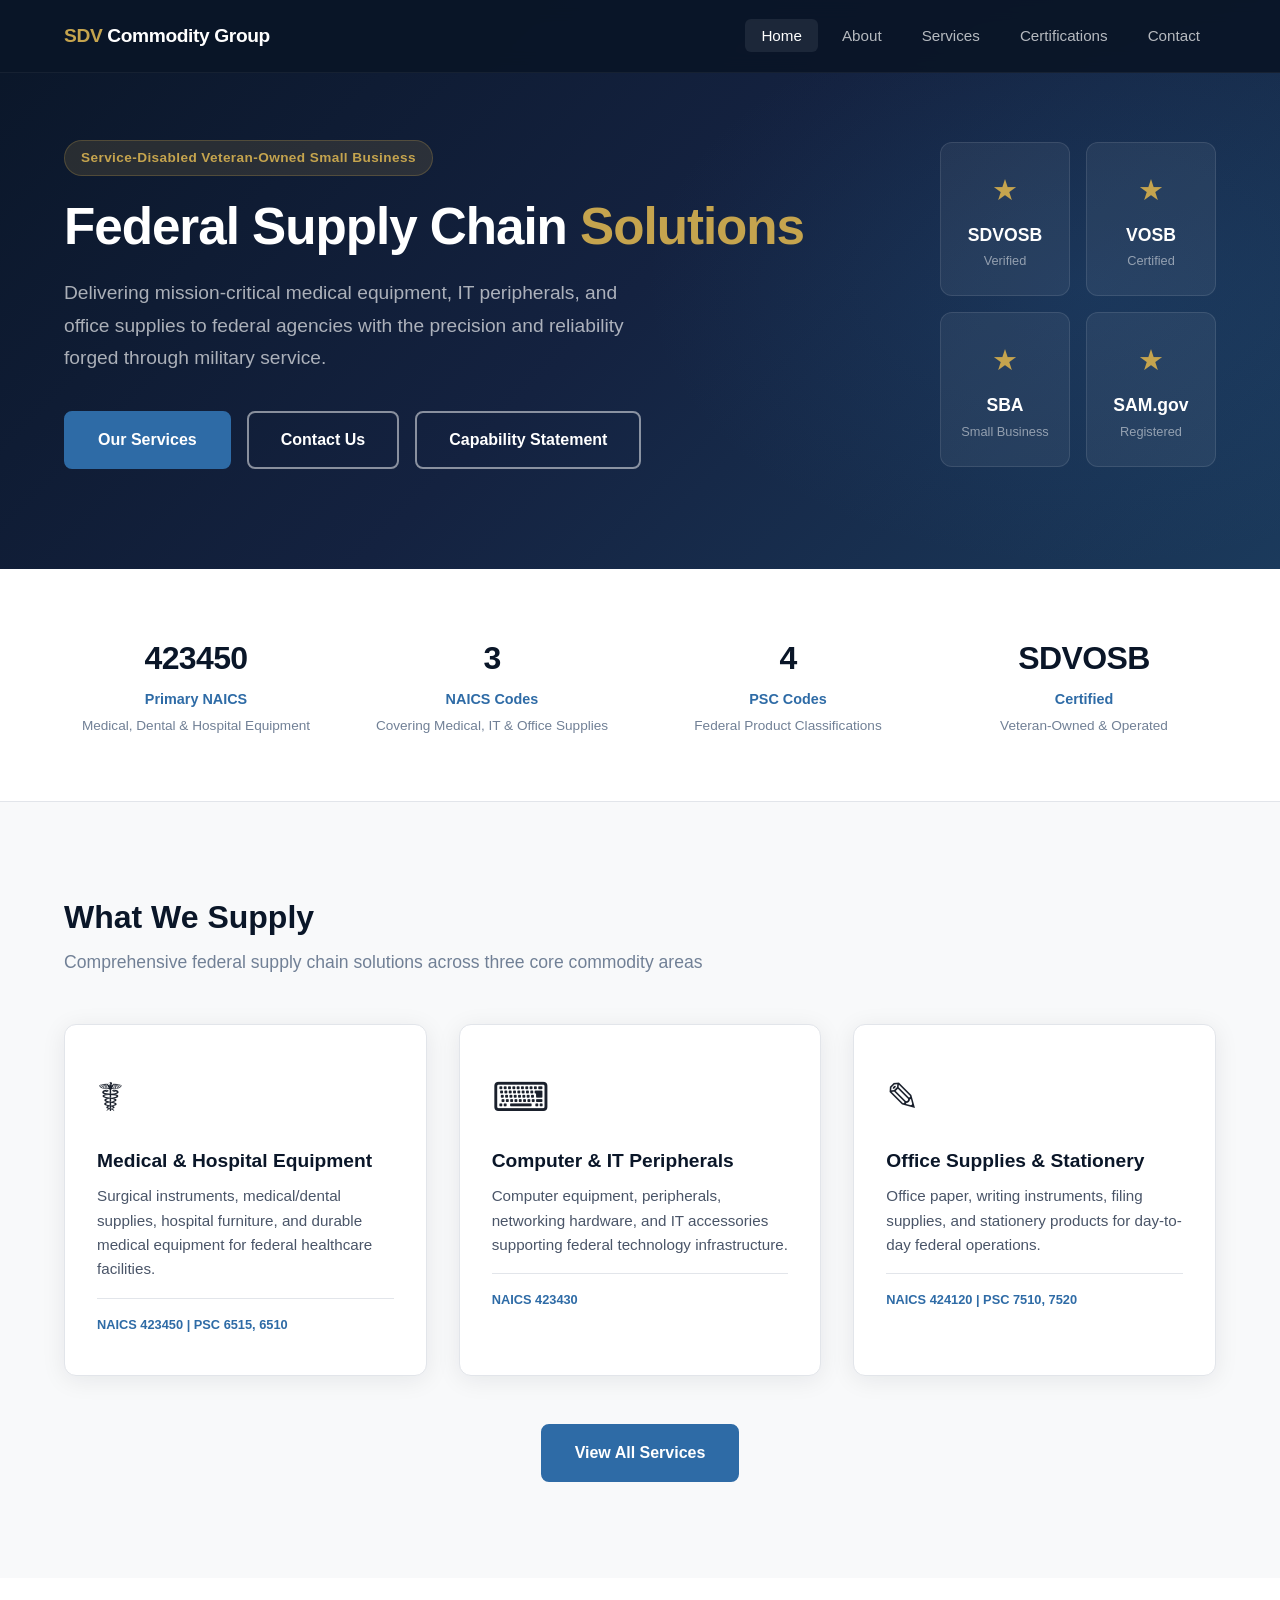
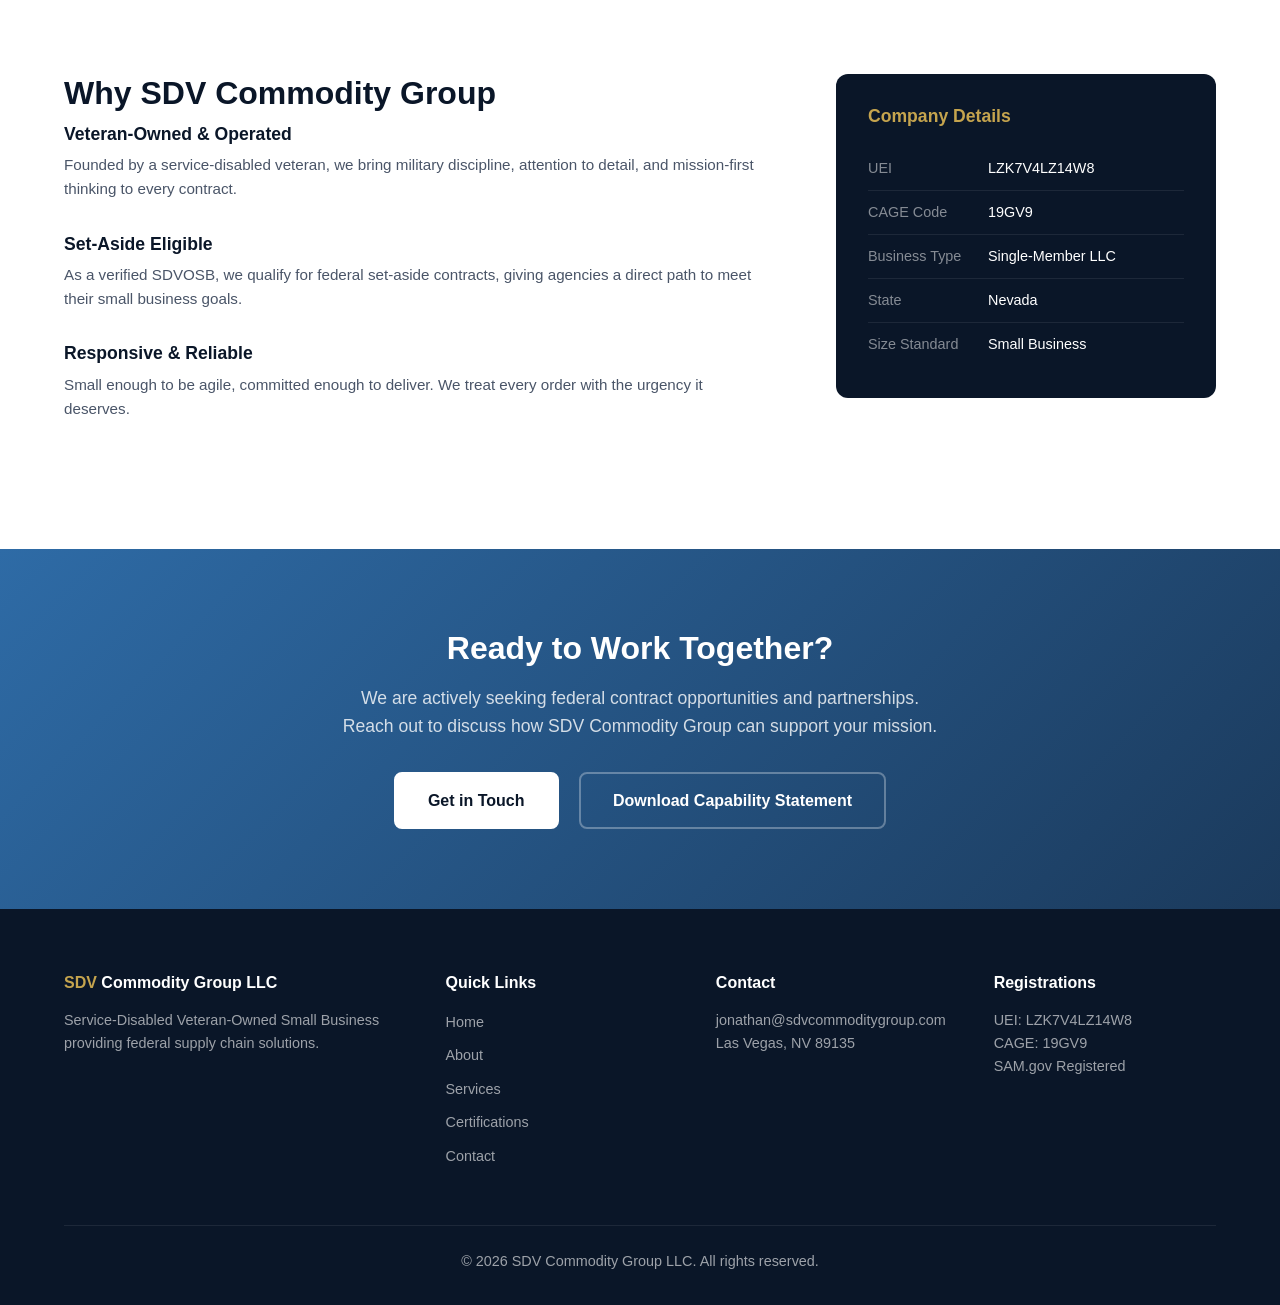
<file: index.html>
<!DOCTYPE html>
<html lang="en">
<head>
  <meta charset="UTF-8">
  <meta name="viewport" content="width=device-width, initial-scale=1.0">
  <meta name="description" content="SDV Commodity Group LLC - Service-Disabled Veteran-Owned Small Business (SDVOSB) specializing in federal supply chain solutions: medical equipment, IT peripherals, and office supplies. UEI: LZK7V4LZ14W8 | CAGE: 19GV9">
  <meta name="keywords" content="SDVOSB, veteran owned small business, federal supply chain, medical equipment supplier, IT peripherals, office supplies, government contractor, SAM registered, Las Vegas NV">
  <title>SDV Commodity Group LLC | SDVOSB Federal Supply Chain Solutions</title>

  <!-- Canonical -->
  <link rel="canonical" href="https://sdvcommoditygroup.com/">

  <!-- Favicon -->
  <link rel="icon" type="image/svg+xml" href="/favicon.svg">
  <link rel="icon" type="image/x-icon" href="/favicon.ico">
  <link rel="apple-touch-icon" sizes="180x180" href="/apple-touch-icon.png">
  <link rel="manifest" href="/site.webmanifest">
  <meta name="theme-color" content="#0A1628">

  <!-- Google Search Console -->
  <meta name="google-site-verification" content="ss16wIvwf_2jpyOoL9tW4XNPZLj8d7UGFwPBB4EJpWY" />

  <!-- Google Analytics (GA4) -->
  <script async src="https://www.googletagmanager.com/gtag/js?id=G-BSGZ7960X8"></script>
  <script>
    window.dataLayer = window.dataLayer || [];
    function gtag(){dataLayer.push(arguments);}
    gtag('js', new Date());
    gtag('config', 'G-BSGZ7960X8');
  </script>

  <!-- Open Graph -->
  <meta property="og:title" content="SDV Commodity Group LLC | SDVOSB Federal Supply Chain Solutions">
  <meta property="og:description" content="Service-Disabled Veteran-Owned Small Business delivering medical equipment, IT peripherals, and office supplies to federal agencies.">
  <meta property="og:url" content="https://sdvcommoditygroup.com/">
  <meta property="og:type" content="website">
  <meta property="og:site_name" content="SDV Commodity Group LLC">
  <meta property="og:locale" content="en_US">
  <meta property="og:image" content="https://sdvcommoditygroup.com/og-image.png">
  <meta property="og:image:width" content="1200">
  <meta property="og:image:height" content="630">
  <meta property="og:image:alt" content="SDV Commodity Group LLC - Federal Supply Chain Solutions - SDVOSB Verified">

  <!-- Twitter -->
  <meta name="twitter:card" content="summary_large_image">
  <meta name="twitter:title" content="SDV Commodity Group LLC | SDVOSB Federal Supply Chain Solutions">
  <meta name="twitter:description" content="Service-Disabled Veteran-Owned Small Business delivering medical equipment, IT peripherals, and office supplies to federal agencies.">
  <meta name="twitter:image" content="https://sdvcommoditygroup.com/og-image.png">

  <!-- Structured Data -->
  <script type="application/ld+json">
  {
    "@context": "https://schema.org",
    "@type": "Organization",
    "name": "SDV Commodity Group LLC",
    "legalName": "SDV Commodity Group LLC",
    "url": "https://sdvcommoditygroup.com",
    "description": "Service-Disabled Veteran-Owned Small Business providing federal supply chain solutions including medical equipment, IT peripherals, and office supplies.",
    "foundingDate": "2025-12",
    "address": {
      "@type": "PostalAddress",
      "addressLocality": "Las Vegas",
      "addressRegion": "NV",
      "postalCode": "89135",
      "addressCountry": "US"
    },
    "email": "jonathan@sdvcommoditygroup.com",
    "sameAs": [],
    "contactPoint": {
      "@type": "ContactPoint",
      "email": "jonathan@sdvcommoditygroup.com",
      "contactType": "sales",
      "availableLanguage": "English"
    },
    "knowsAbout": [
      "Federal Supply Chain Management",
      "Medical Equipment Distribution",
      "IT Peripherals",
      "Office Supplies",
      "Government Contracting"
    ],
    "areaServed": {
      "@type": "Country",
      "name": "United States"
    }
  }
  </script>

  <link rel="stylesheet" href="style.css">
</head>
<body>
  <a href="#main" class="skip-link">Skip to main content</a>
  <!-- Navigation -->
  <nav class="nav" id="nav" aria-label="Main navigation">
    <div class="nav-container">
      <a href="index.html" class="nav-logo">
        <span class="logo-sdv">SDV</span> Commodity Group
      </a>
      <button class="nav-toggle" id="navToggle" aria-label="Toggle menu">
        <span></span><span></span><span></span>
      </button>
      <ul class="nav-links" id="navLinks">
        <li><a href="index.html" class="active">Home</a></li>
        <li><a href="pages/about.html">About</a></li>
        <li><a href="pages/services.html">Services</a></li>
        <li><a href="pages/certifications.html">Certifications</a></li>
        <li><a href="pages/contact.html">Contact</a></li>
      </ul>
    </div>
  </nav>

  <!-- Hero Section -->
  <main id="main">
  <section class="hero">
    <div class="hero-content">
      <div class="hero-text">
        <div class="hero-badge">Service-Disabled Veteran-Owned Small Business</div>
        <h1>Federal Supply Chain <span class="text-accent">Solutions</span></h1>
        <p class="hero-subtitle">Delivering mission-critical medical equipment, IT peripherals, and office supplies to federal agencies with the precision and reliability forged through military service.</p>
        <div class="hero-cta">
          <a href="pages/services.html" class="btn btn-primary">Our Services</a>
          <a href="pages/contact.html" class="btn btn-outline">Contact Us</a>
          <a href="/SDV_Capability_Statement_2026.pdf" class="btn btn-outline" download>Capability Statement</a>
        </div>
      </div>
      <div class="hero-badges">
        <div class="cert-badge">
          <div class="cert-icon">&#9733;</div>
          <div class="cert-label">SDVOSB</div>
          <div class="cert-sub">Verified</div>
        </div>
        <div class="cert-badge">
          <div class="cert-icon">&#9733;</div>
          <div class="cert-label">VOSB</div>
          <div class="cert-sub">Certified</div>
        </div>
        <div class="cert-badge">
          <div class="cert-icon">&#9733;</div>
          <div class="cert-label">SBA</div>
          <div class="cert-sub">Small Business</div>
        </div>
        <div class="cert-badge">
          <div class="cert-icon">&#9733;</div>
          <div class="cert-label">SAM.gov</div>
          <div class="cert-sub">Registered</div>
        </div>
      </div>
    </div>
  </section>

  <!-- Key Stats -->
  <section class="stats">
    <div class="container">
      <div class="stats-grid">
        <div class="stat-item">
          <div class="stat-number">423450</div>
          <div class="stat-label">Primary NAICS</div>
          <div class="stat-desc">Medical, Dental & Hospital Equipment</div>
        </div>
        <div class="stat-item">
          <div class="stat-number">3</div>
          <div class="stat-label">NAICS Codes</div>
          <div class="stat-desc">Covering Medical, IT & Office Supplies</div>
        </div>
        <div class="stat-item">
          <div class="stat-number">4</div>
          <div class="stat-label">PSC Codes</div>
          <div class="stat-desc">Federal Product Classifications</div>
        </div>
        <div class="stat-item">
          <div class="stat-number">SDVOSB</div>
          <div class="stat-label">Certified</div>
          <div class="stat-desc">Veteran-Owned & Operated</div>
        </div>
      </div>
    </div>
  </section>

  <!-- Services Preview -->
  <section class="services-preview">
    <div class="container">
      <h2 class="section-title">What We Supply</h2>
      <p class="section-subtitle">Comprehensive federal supply chain solutions across three core commodity areas</p>
      <div class="services-grid">
        <div class="service-card">
          <div class="service-icon">&#9764;</div>
          <h3>Medical & Hospital Equipment</h3>
          <p>Surgical instruments, medical/dental supplies, hospital furniture, and durable medical equipment for federal healthcare facilities.</p>
          <div class="service-codes">NAICS 423450 | PSC 6515, 6510</div>
        </div>
        <div class="service-card">
          <div class="service-icon">&#9000;</div>
          <h3>Computer & IT Peripherals</h3>
          <p>Computer equipment, peripherals, networking hardware, and IT accessories supporting federal technology infrastructure.</p>
          <div class="service-codes">NAICS 423430</div>
        </div>
        <div class="service-card">
          <div class="service-icon">&#9998;</div>
          <h3>Office Supplies & Stationery</h3>
          <p>Office paper, writing instruments, filing supplies, and stationery products for day-to-day federal operations.</p>
          <div class="service-codes">NAICS 424120 | PSC 7510, 7520</div>
        </div>
      </div>
      <div class="services-cta">
        <a href="pages/services.html" class="btn btn-primary">View All Services</a>
      </div>
    </div>
  </section>

  <!-- Why SDV -->
  <section class="why-sdv">
    <div class="container">
      <div class="why-grid">
        <div class="why-content">
          <h2 class="section-title">Why SDV Commodity Group</h2>
          <div class="why-item">
            <h4>Veteran-Owned & Operated</h4>
            <p>Founded by a service-disabled veteran, we bring military discipline, attention to detail, and mission-first thinking to every contract.</p>
          </div>
          <div class="why-item">
            <h4>Set-Aside Eligible</h4>
            <p>As a verified SDVOSB, we qualify for federal set-aside contracts, giving agencies a direct path to meet their small business goals.</p>
          </div>
          <div class="why-item">
            <h4>Responsive & Reliable</h4>
            <p>Small enough to be agile, committed enough to deliver. We treat every order with the urgency it deserves.</p>
          </div>
        </div>
        <div class="why-info">
          <div class="info-card">
            <h4>Company Details</h4>
            <table class="info-table">
              <tr><td>UEI</td><td>LZK7V4LZ14W8</td></tr>
              <tr><td>CAGE Code</td><td>19GV9</td></tr>
              <tr><td>Business Type</td><td>Single-Member LLC</td></tr>
              <tr><td>State</td><td>Nevada</td></tr>
              <tr><td>Size Standard</td><td>Small Business</td></tr>
            </table>
          </div>
        </div>
      </div>
    </div>
  </section>

  <!-- CTA Section -->
  <section class="cta-section">
    <div class="container">
      <h2>Ready to Work Together?</h2>
      <p>We are actively seeking federal contract opportunities and partnerships. Reach out to discuss how SDV Commodity Group can support your mission.</p>
      <a href="pages/contact.html" class="btn btn-white">Get in Touch</a>
      <a href="/SDV_Capability_Statement_2026.pdf" class="btn btn-outline" style="border-color: rgba(255,255,255,0.3); color: #fff; margin-left: 16px;" download>Download Capability Statement</a>
    </div>
  </section>

  </main>
  <!-- Footer -->
  <footer class="footer">
    <div class="container">
      <div class="footer-grid">
        <div class="footer-col">
          <h4><span class="logo-sdv">SDV</span> Commodity Group LLC</h4>
          <p>Service-Disabled Veteran-Owned Small Business providing federal supply chain solutions.</p>
        </div>
        <div class="footer-col">
          <h4>Quick Links</h4>
          <ul>
            <li><a href="index.html">Home</a></li>
            <li><a href="pages/about.html">About</a></li>
            <li><a href="pages/services.html">Services</a></li>
            <li><a href="pages/certifications.html">Certifications</a></li>
            <li><a href="pages/contact.html">Contact</a></li>
          </ul>
        </div>
        <div class="footer-col">
          <h4>Contact</h4>
          <p>jonathan@sdvcommoditygroup.com</p>
          <p>Las Vegas, NV 89135</p>
        </div>
        <div class="footer-col">
          <h4>Registrations</h4>
          <p>UEI: LZK7V4LZ14W8</p>
          <p>CAGE: 19GV9</p>
          <p>SAM.gov Registered</p>
        </div>
      </div>
      <div class="footer-bottom">
        <p>&copy; 2026 SDV Commodity Group LLC. All rights reserved.</p>
      </div>
    </div>
  </footer>

  <script src="main.js"></script>
</body>
</html>
</file>
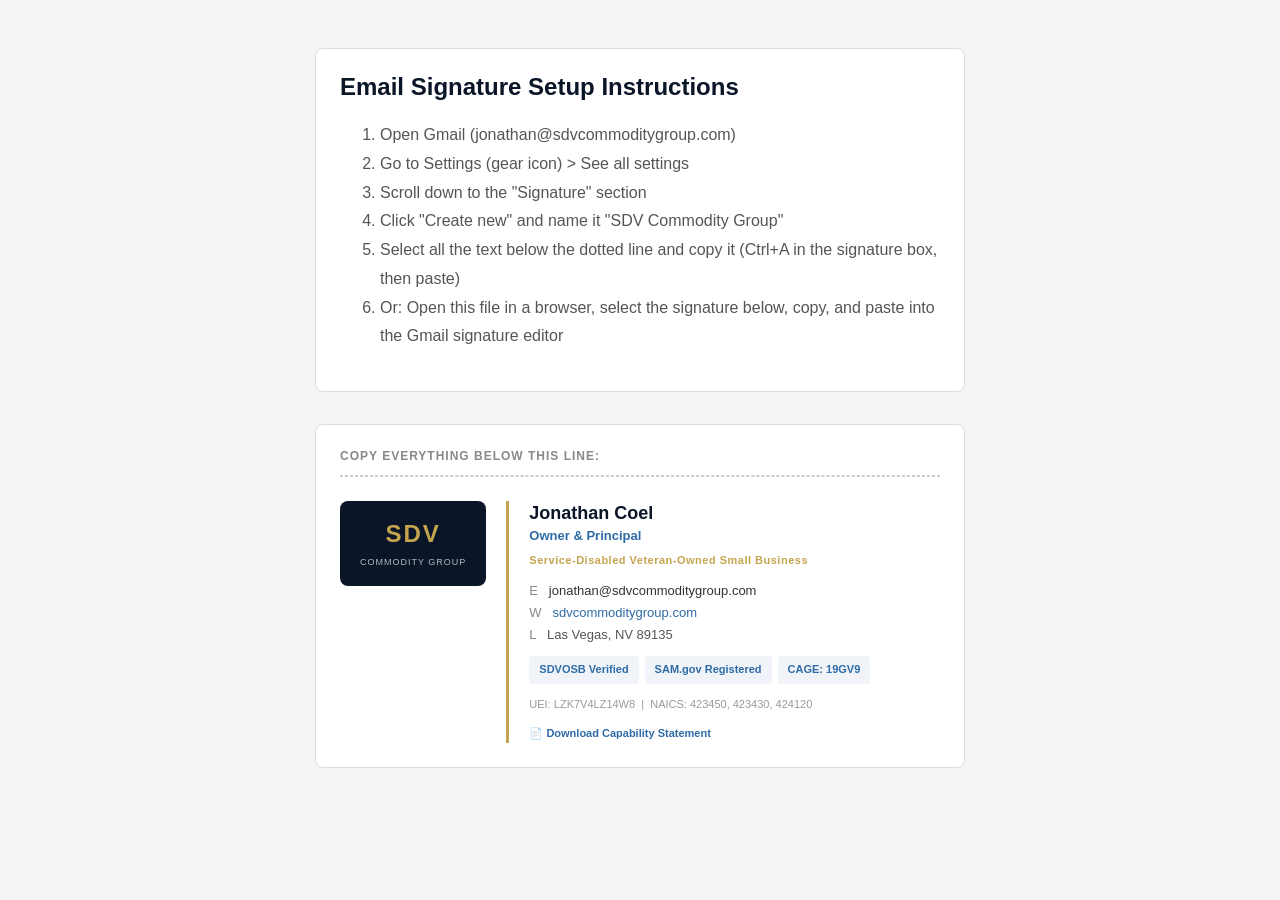
<file: email-signature.html>
<!DOCTYPE html>
<html>
<head>
  <meta charset="UTF-8">
  <title>Email Signature - Jonathan Coel</title>
  <style>
    body { font-family: Arial, sans-serif; padding: 40px; background: #f5f5f5; }
    .instructions { max-width: 600px; margin: 0 auto 32px; padding: 24px; background: #fff; border-radius: 8px; border: 1px solid #ddd; }
    .instructions h2 { margin-top: 0; color: #0A1628; }
    .instructions ol { color: #555; line-height: 1.8; }
    .signature-preview { max-width: 600px; margin: 0 auto; padding: 24px; background: #fff; border-radius: 8px; border: 1px solid #ddd; }
    .signature-preview h3 { margin-top: 0; color: #888; font-size: 12px; text-transform: uppercase; letter-spacing: 1px; }
  </style>
</head>
<body>

<div class="instructions">
  <h2>Email Signature Setup Instructions</h2>
  <ol>
    <li>Open Gmail (jonathan@sdvcommoditygroup.com)</li>
    <li>Go to Settings (gear icon) > See all settings</li>
    <li>Scroll down to the "Signature" section</li>
    <li>Click "Create new" and name it "SDV Commodity Group"</li>
    <li>Select all the text below the dotted line and copy it (Ctrl+A in the signature box, then paste)</li>
    <li>Or: Open this file in a browser, select the signature below, copy, and paste into the Gmail signature editor</li>
  </ol>
</div>

<div class="signature-preview">
  <h3>Copy everything below this line:</h3>
  <hr style="border: 1px dashed #ccc; margin-bottom: 24px;">

  <!-- === SIGNATURE START === -->
  <table cellpadding="0" cellspacing="0" border="0" style="font-family: Arial, Helvetica, sans-serif; font-size: 14px; color: #333333; line-height: 1.4;">
    <tr>
      <td style="padding-right: 20px; border-right: 3px solid #C5A44E; vertical-align: top;">
        <!-- Shield/Logo area -->
        <table cellpadding="0" cellspacing="0" border="0">
          <tr>
            <td style="background-color: #0A1628; border-radius: 8px; padding: 16px 20px; text-align: center;">
              <span style="font-size: 24px; font-weight: 800; letter-spacing: 2px;">
                <span style="color: #C5A44E;">SDV</span>
              </span>
              <br>
              <span style="color: rgba(255,255,255,0.7); font-size: 9px; letter-spacing: 1px; text-transform: uppercase;">Commodity Group</span>
            </td>
          </tr>
        </table>
      </td>
      <td style="padding-left: 20px; vertical-align: top;">
        <!-- Name and title -->
        <table cellpadding="0" cellspacing="0" border="0">
          <tr>
            <td>
              <span style="font-size: 18px; font-weight: 700; color: #0A1628;">Jonathan Coel</span>
              <br>
              <span style="font-size: 13px; color: #2E6BA6; font-weight: 600;">Owner &amp; Principal</span>
            </td>
          </tr>
          <tr>
            <td style="padding-top: 4px;">
              <span style="font-size: 11px; color: #C5A44E; font-weight: 600; letter-spacing: 0.5px;">Service-Disabled Veteran-Owned Small Business</span>
            </td>
          </tr>
          <tr>
            <td style="padding-top: 12px;">
              <table cellpadding="0" cellspacing="0" border="0" style="font-size: 13px; color: #555555;">
                <tr>
                  <td style="padding-bottom: 4px;">
                    <span style="color: #888;">E</span>&nbsp;&nbsp;
                    <a href="mailto:jonathan@sdvcommoditygroup.com" style="color: #333333; text-decoration: none;">jonathan@sdvcommoditygroup.com</a>
                  </td>
                </tr>
                <tr>
                  <td style="padding-bottom: 4px;">
                    <span style="color: #888;">W</span>&nbsp;&nbsp;
                    <a href="https://sdvcommoditygroup.com" style="color: #2E6BA6; text-decoration: none;">sdvcommoditygroup.com</a>
                  </td>
                </tr>
                <tr>
                  <td>
                    <span style="color: #888;">L</span>&nbsp;&nbsp;
                    <span>Las Vegas, NV 89135</span>
                  </td>
                </tr>
              </table>
            </td>
          </tr>
          <tr>
            <td style="padding-top: 12px;">
              <table cellpadding="0" cellspacing="0" border="0">
                <tr>
                  <td style="background-color: #f0f4f8; border-radius: 4px; padding: 6px 10px; font-size: 11px; color: #2E6BA6; font-weight: 600;">
                    SDVOSB Verified
                  </td>
                  <td style="width: 6px;"></td>
                  <td style="background-color: #f0f4f8; border-radius: 4px; padding: 6px 10px; font-size: 11px; color: #2E6BA6; font-weight: 600;">
                    SAM.gov Registered
                  </td>
                  <td style="width: 6px;"></td>
                  <td style="background-color: #f0f4f8; border-radius: 4px; padding: 6px 10px; font-size: 11px; color: #2E6BA6; font-weight: 600;">
                    CAGE: 19GV9
                  </td>
                </tr>
              </table>
            </td>
          </tr>
          <tr>
            <td style="padding-top: 10px;">
              <span style="font-size: 11px; color: #999999;">UEI: LZK7V4LZ14W8 &nbsp;|&nbsp; NAICS: 423450, 423430, 424120</span>
            </td>
          </tr>
          <tr>
            <td style="padding-top: 10px;">
              <a href="https://sdvcommoditygroup.com/SDV_Capability_Statement_2026.pdf" style="font-size: 11px; color: #2E6BA6; text-decoration: none; font-weight: 600;">&#128196; Download Capability Statement</a>
            </td>
          </tr>
        </table>
      </td>
    </tr>
  </table>
  <!-- === SIGNATURE END === -->

</div>
</body>
</html>
</file>
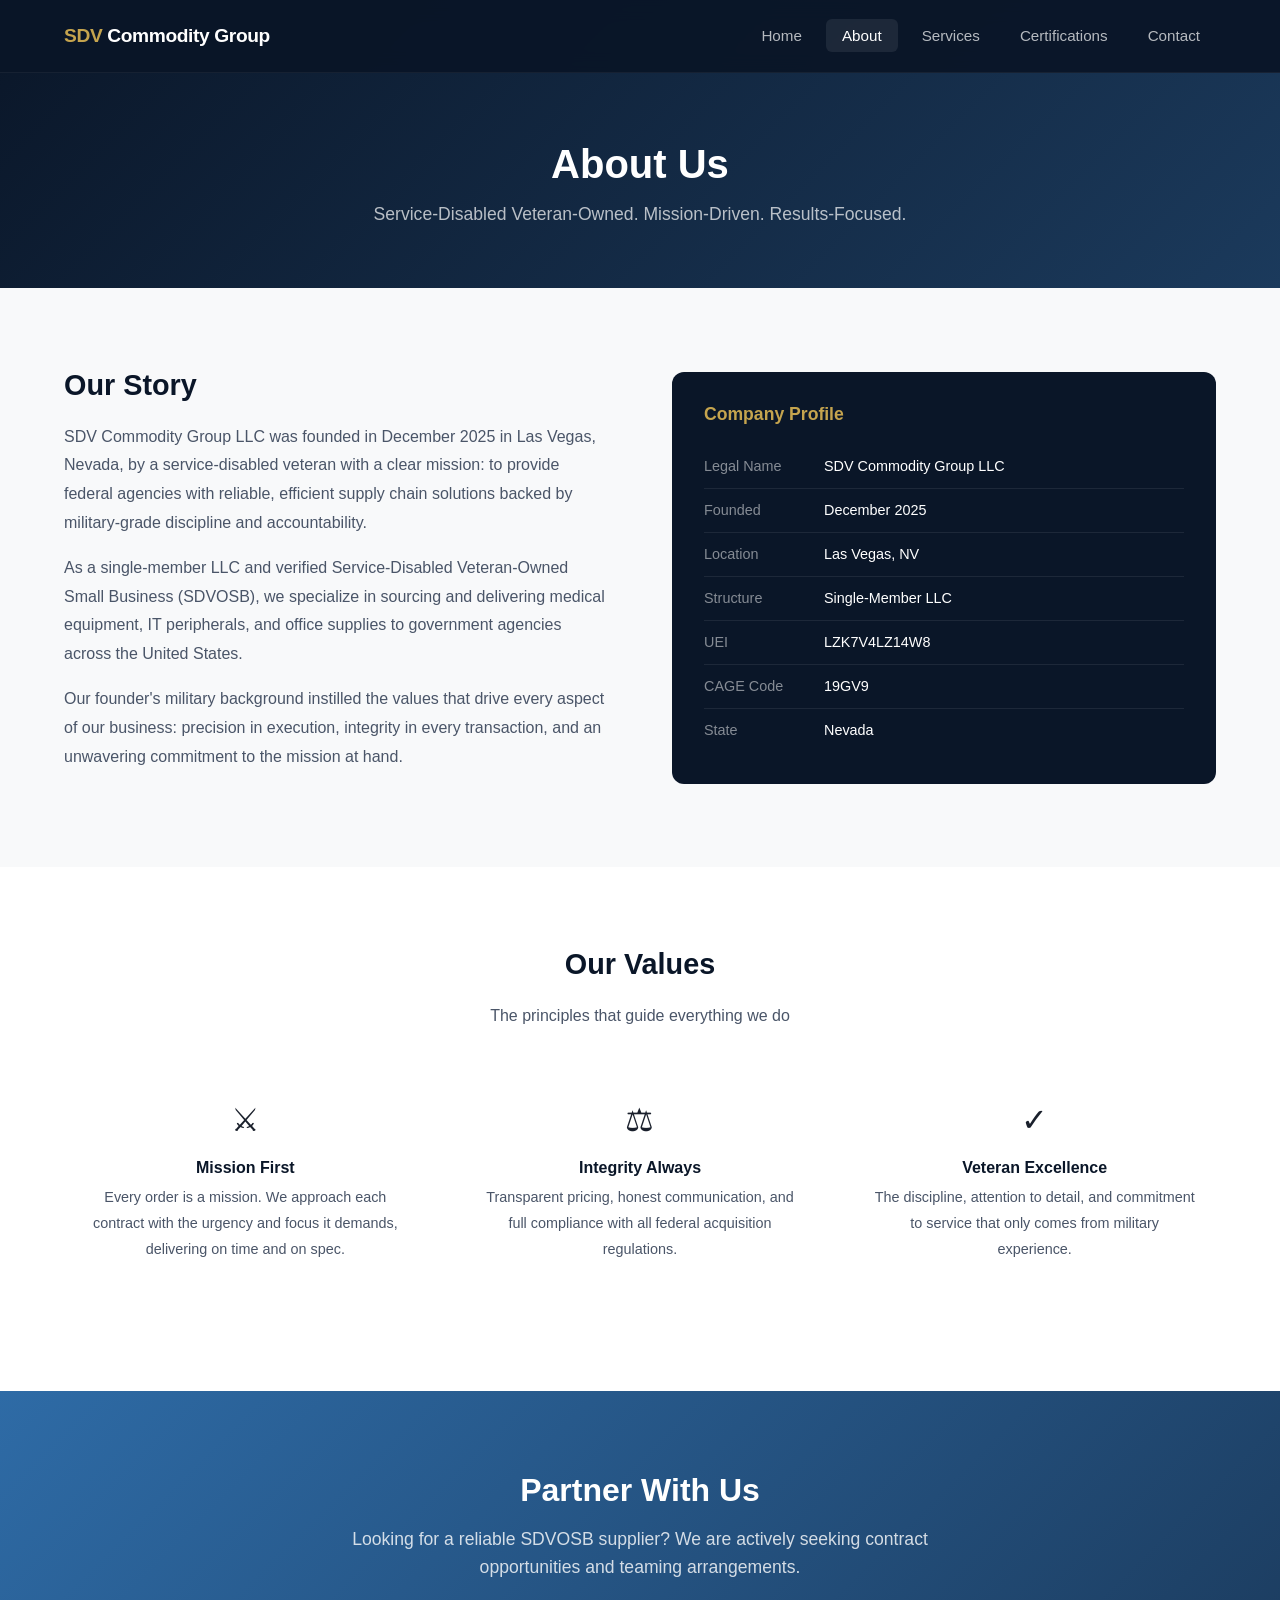
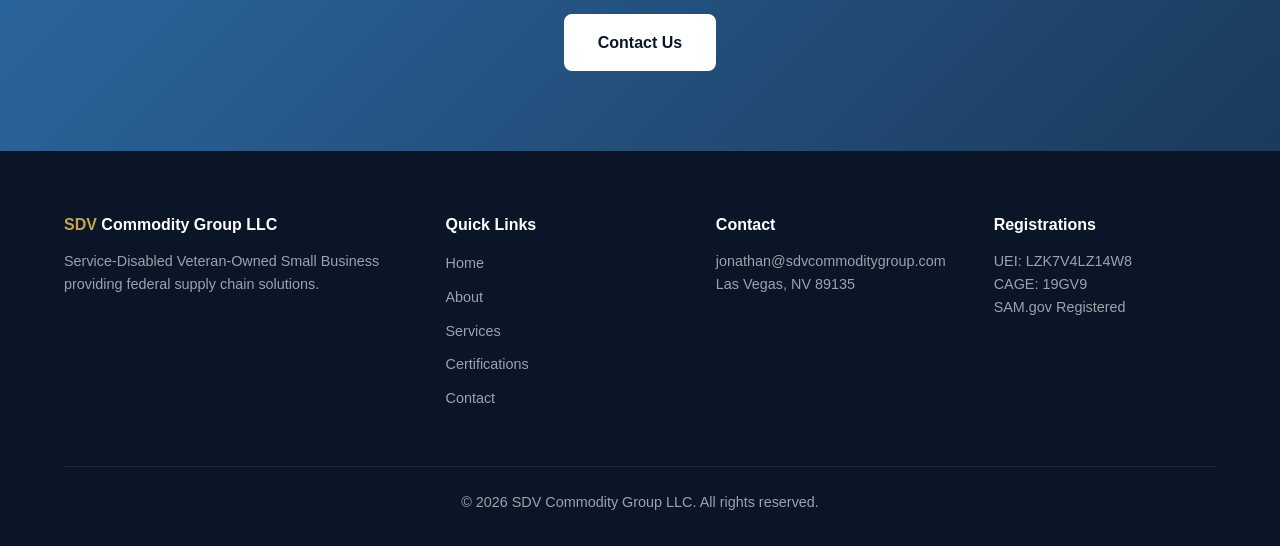
<file: pages/about.html>
<!DOCTYPE html>
<html lang="en">
<head>
  <meta charset="UTF-8">
  <meta name="viewport" content="width=device-width, initial-scale=1.0">
  <meta name="description" content="About SDV Commodity Group LLC - A Service-Disabled Veteran-Owned Small Business founded in Las Vegas, Nevada. Veteran-owned, mission-driven federal supply chain solutions.">
  <title>About Us | SDV Commodity Group LLC</title>

  <link rel="canonical" href="https://sdvcommoditygroup.com/pages/about.html">
  <link rel="icon" type="image/svg+xml" href="/favicon.svg">
  <link rel="icon" type="image/x-icon" href="/favicon.ico">
  <link rel="apple-touch-icon" sizes="180x180" href="/apple-touch-icon.png">
  <link rel="manifest" href="/site.webmanifest">
  <meta name="theme-color" content="#0A1628">
  <!-- Google Analytics (GA4) -->
  <script async src="https://www.googletagmanager.com/gtag/js?id=G-BSGZ7960X8"></script>
  <script>
    window.dataLayer = window.dataLayer || [];
    function gtag(){dataLayer.push(arguments);}
    gtag('js', new Date());
    gtag('config', 'G-BSGZ7960X8');
  </script>

  <meta property="og:title" content="About Us | SDV Commodity Group LLC">
  <meta property="og:description" content="A Service-Disabled Veteran-Owned Small Business founded in Las Vegas, Nevada. Veteran-owned, mission-driven federal supply chain solutions.">
  <meta property="og:url" content="https://sdvcommoditygroup.com/pages/about.html">
  <meta property="og:type" content="website">
  <meta property="og:site_name" content="SDV Commodity Group LLC">
  <meta property="og:locale" content="en_US">
  <meta property="og:image" content="https://sdvcommoditygroup.com/og-image.png">
  <meta property="og:image:width" content="1200">
  <meta property="og:image:height" content="630">

  <meta name="twitter:card" content="summary_large_image">
  <meta name="twitter:title" content="About Us | SDV Commodity Group LLC">
  <meta name="twitter:description" content="A Service-Disabled Veteran-Owned Small Business founded in Las Vegas, Nevada. Veteran-owned, mission-driven federal supply chain solutions.">
  <meta name="twitter:image" content="https://sdvcommoditygroup.com/og-image.png">

  <script type="application/ld+json">
  {
    "@context": "https://schema.org",
    "@type": "AboutPage",
    "name": "About SDV Commodity Group LLC",
    "url": "https://sdvcommoditygroup.com/pages/about.html",
    "mainEntity": {
      "@type": "Organization",
      "name": "SDV Commodity Group LLC",
      "url": "https://sdvcommoditygroup.com"
    }
  }
  </script>

  <link rel="stylesheet" href="../style.css">
</head>
<body>
  <a href="#main" class="skip-link">Skip to main content</a>
  <nav class="nav" id="nav" aria-label="Main navigation">
    <div class="nav-container">
      <a href="../index.html" class="nav-logo"><span class="logo-sdv">SDV</span> Commodity Group</a>
      <button class="nav-toggle" id="navToggle" aria-label="Toggle menu"><span></span><span></span><span></span></button>
      <ul class="nav-links" id="navLinks">
        <li><a href="../index.html">Home</a></li>
        <li><a href="about.html" class="active">About</a></li>
        <li><a href="services.html">Services</a></li>
        <li><a href="certifications.html">Certifications</a></li>
        <li><a href="contact.html">Contact</a></li>
      </ul>
    </div>
  </nav>

  <main id="main">
  <section class="page-header">
    <div class="container">
      <h1>About Us</h1>
      <p>Service-Disabled Veteran-Owned. Mission-Driven. Results-Focused.</p>
    </div>
  </section>

  <section class="content-section">
    <div class="container">
      <div class="about-grid">
        <div>
          <h2>Our Story</h2>
          <p>SDV Commodity Group LLC was founded in December 2025 in Las Vegas, Nevada, by a service-disabled veteran with a clear mission: to provide federal agencies with reliable, efficient supply chain solutions backed by military-grade discipline and accountability.</p>
          <p>As a single-member LLC and verified Service-Disabled Veteran-Owned Small Business (SDVOSB), we specialize in sourcing and delivering medical equipment, IT peripherals, and office supplies to government agencies across the United States.</p>
          <p>Our founder's military background instilled the values that drive every aspect of our business: precision in execution, integrity in every transaction, and an unwavering commitment to the mission at hand.</p>
        </div>
        <div>
          <div class="info-card">
            <h4>Company Profile</h4>
            <table class="info-table">
              <tr><td>Legal Name</td><td>SDV Commodity Group LLC</td></tr>
              <tr><td>Founded</td><td>December 2025</td></tr>
              <tr><td>Location</td><td>Las Vegas, NV</td></tr>
              <tr><td>Structure</td><td>Single-Member LLC</td></tr>
              <tr><td>UEI</td><td>LZK7V4LZ14W8</td></tr>
              <tr><td>CAGE Code</td><td>19GV9</td></tr>
              <tr><td>State</td><td>Nevada</td></tr>
            </table>
          </div>
        </div>
      </div>
    </div>
  </section>

  <section class="content-section">
    <div class="container">
      <h2 class="section-title" style="text-align:center;">Our Values</h2>
      <p class="section-subtitle" style="text-align:center;">The principles that guide everything we do</p>
      <div class="values-grid">
        <div class="value-card">
          <div class="value-icon">&#9876;</div>
          <h4>Mission First</h4>
          <p>Every order is a mission. We approach each contract with the urgency and focus it demands, delivering on time and on spec.</p>
        </div>
        <div class="value-card">
          <div class="value-icon">&#9878;</div>
          <h4>Integrity Always</h4>
          <p>Transparent pricing, honest communication, and full compliance with all federal acquisition regulations.</p>
        </div>
        <div class="value-card">
          <div class="value-icon">&#10003;</div>
          <h4>Veteran Excellence</h4>
          <p>The discipline, attention to detail, and commitment to service that only comes from military experience.</p>
        </div>
      </div>
    </div>
  </section>

  <section class="cta-section">
    <div class="container">
      <h2>Partner With Us</h2>
      <p>Looking for a reliable SDVOSB supplier? We are actively seeking contract opportunities and teaming arrangements.</p>
      <a href="contact.html" class="btn btn-white">Contact Us</a>
    </div>
  </section>

  </main>
  <footer class="footer">
    <div class="container">
      <div class="footer-grid">
        <div class="footer-col">
          <h4><span class="logo-sdv">SDV</span> Commodity Group LLC</h4>
          <p>Service-Disabled Veteran-Owned Small Business providing federal supply chain solutions.</p>
        </div>
        <div class="footer-col">
          <h4>Quick Links</h4>
          <ul>
            <li><a href="../index.html">Home</a></li>
            <li><a href="about.html">About</a></li>
            <li><a href="services.html">Services</a></li>
            <li><a href="certifications.html">Certifications</a></li>
            <li><a href="contact.html">Contact</a></li>
          </ul>
        </div>
        <div class="footer-col">
          <h4>Contact</h4>
          <p>jonathan@sdvcommoditygroup.com</p>
          <p>Las Vegas, NV 89135</p>
        </div>
        <div class="footer-col">
          <h4>Registrations</h4>
          <p>UEI: LZK7V4LZ14W8</p>
          <p>CAGE: 19GV9</p>
          <p>SAM.gov Registered</p>
        </div>
      </div>
      <div class="footer-bottom">
        <p>&copy; 2026 SDV Commodity Group LLC. All rights reserved.</p>
      </div>
    </div>
  </footer>
  <script src="../main.js"></script>
</body>
</html>
</file>
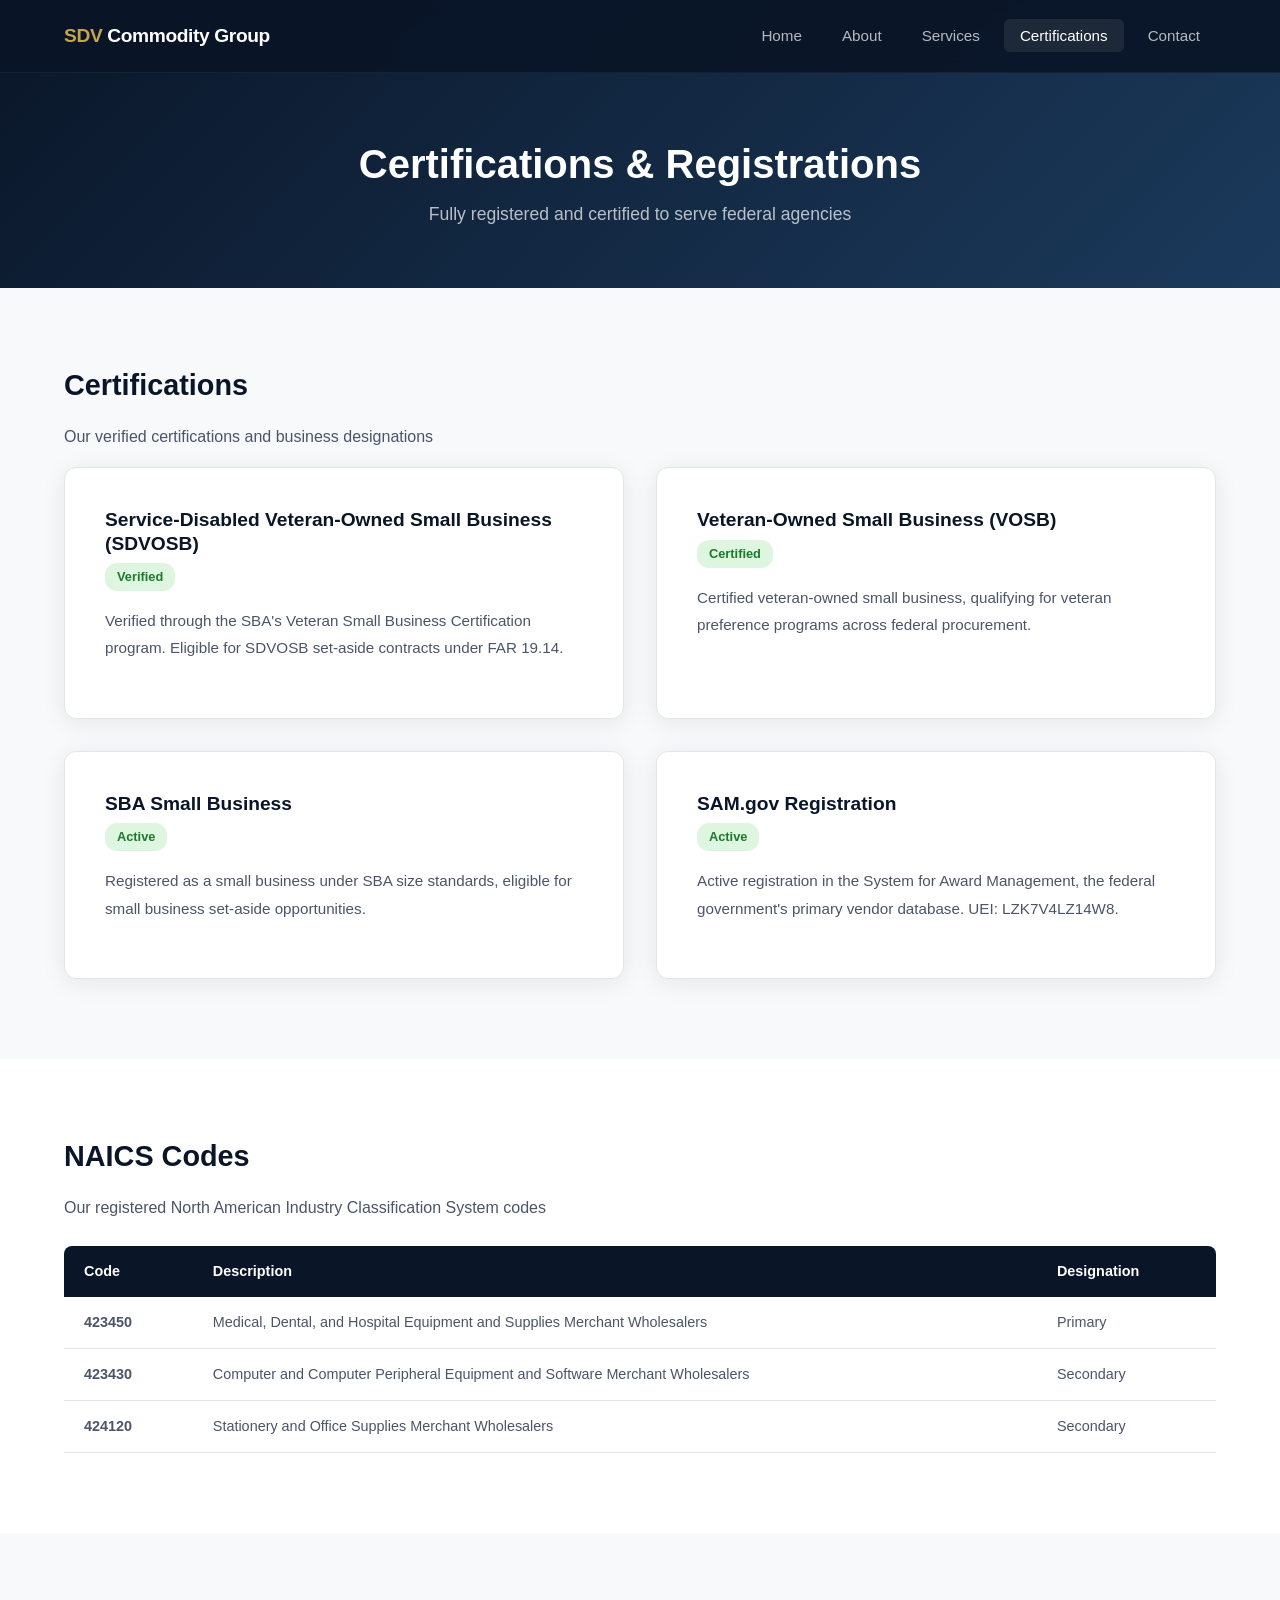
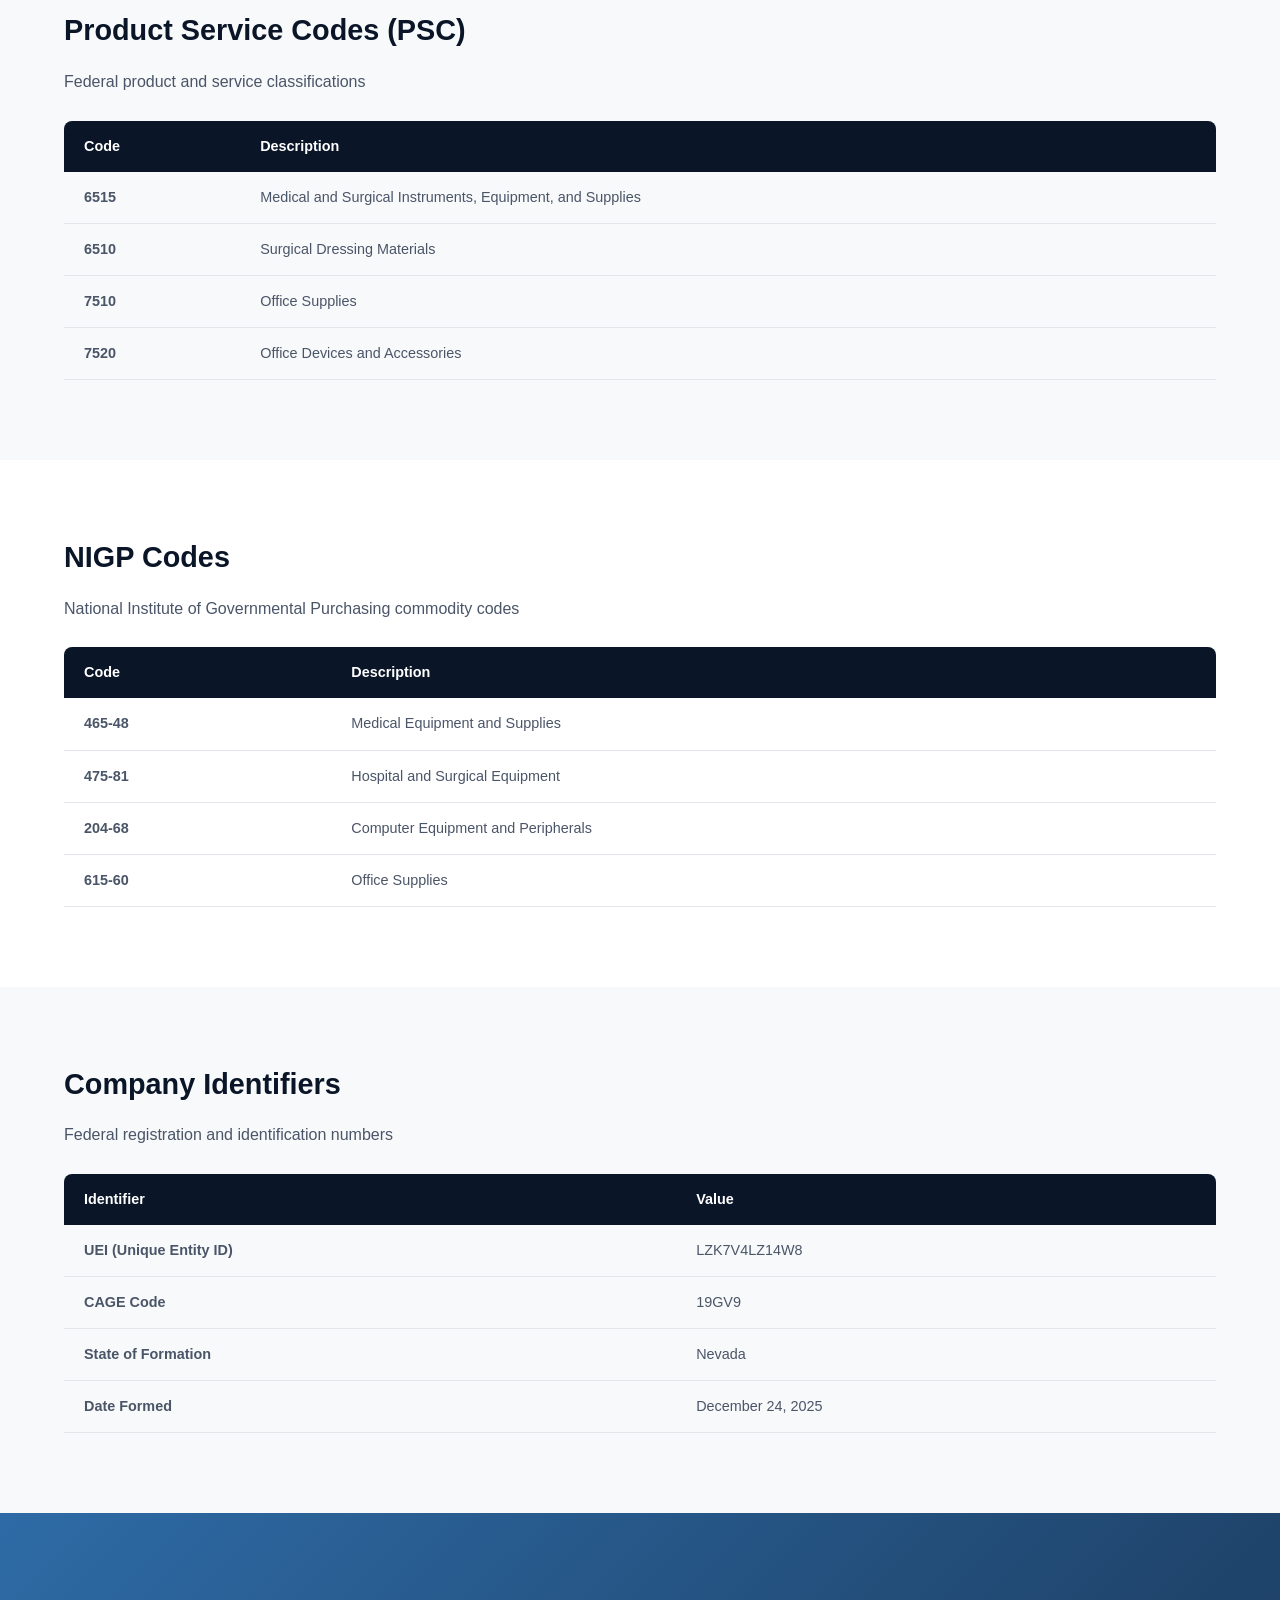
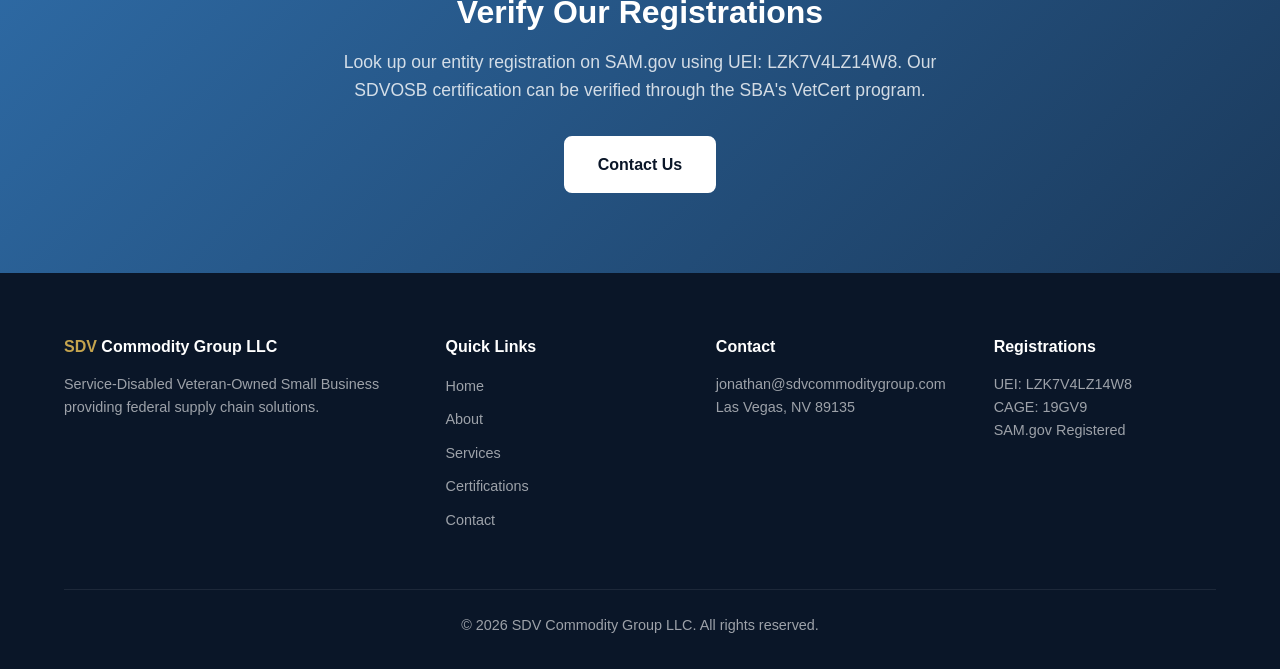
<file: pages/certifications.html>
<!DOCTYPE html>
<html lang="en">
<head>
  <meta charset="UTF-8">
  <meta name="viewport" content="width=device-width, initial-scale=1.0">
  <meta name="description" content="SDV Commodity Group LLC certifications and registrations - SDVOSB verified, SAM.gov registered. NAICS codes: 423450, 423430, 424120. UEI: LZK7V4LZ14W8 | CAGE: 19GV9">
  <title>Certifications & Registrations | SDV Commodity Group LLC</title>

  <link rel="canonical" href="https://sdvcommoditygroup.com/pages/certifications.html">
  <link rel="icon" type="image/svg+xml" href="/favicon.svg">
  <link rel="icon" type="image/x-icon" href="/favicon.ico">
  <link rel="apple-touch-icon" sizes="180x180" href="/apple-touch-icon.png">
  <link rel="manifest" href="/site.webmanifest">
  <meta name="theme-color" content="#0A1628">
  <!-- Google Analytics (GA4) -->
  <script async src="https://www.googletagmanager.com/gtag/js?id=G-BSGZ7960X8"></script>
  <script>
    window.dataLayer = window.dataLayer || [];
    function gtag(){dataLayer.push(arguments);}
    gtag('js', new Date());
    gtag('config', 'G-BSGZ7960X8');
  </script>

  <meta property="og:title" content="Certifications & Registrations | SDV Commodity Group LLC">
  <meta property="og:description" content="SDVOSB verified, SAM.gov registered. NAICS: 423450, 423430, 424120. UEI: LZK7V4LZ14W8 | CAGE: 19GV9">
  <meta property="og:url" content="https://sdvcommoditygroup.com/pages/certifications.html">
  <meta property="og:type" content="website">
  <meta property="og:site_name" content="SDV Commodity Group LLC">
  <meta property="og:locale" content="en_US">
  <meta property="og:image" content="https://sdvcommoditygroup.com/og-image.png">
  <meta property="og:image:width" content="1200">
  <meta property="og:image:height" content="630">

  <meta name="twitter:card" content="summary_large_image">
  <meta name="twitter:title" content="Certifications & Registrations | SDV Commodity Group LLC">
  <meta name="twitter:description" content="SDVOSB verified, SAM.gov registered. NAICS: 423450, 423430, 424120. UEI: LZK7V4LZ14W8 | CAGE: 19GV9">
  <meta name="twitter:image" content="https://sdvcommoditygroup.com/og-image.png">

  <script type="application/ld+json">
  {
    "@context": "https://schema.org",
    "@type": "WebPage",
    "name": "Certifications & Registrations",
    "url": "https://sdvcommoditygroup.com/pages/certifications.html",
    "description": "SDVOSB certification, NAICS codes, PSC codes, and federal registration details for SDV Commodity Group LLC.",
    "provider": {
      "@type": "Organization",
      "name": "SDV Commodity Group LLC",
      "url": "https://sdvcommoditygroup.com"
    }
  }
  </script>

  <link rel="stylesheet" href="../style.css">
</head>
<body>
  <a href="#main" class="skip-link">Skip to main content</a>
  <nav class="nav" id="nav" aria-label="Main navigation">
    <div class="nav-container">
      <a href="../index.html" class="nav-logo"><span class="logo-sdv">SDV</span> Commodity Group</a>
      <button class="nav-toggle" id="navToggle" aria-label="Toggle menu"><span></span><span></span><span></span></button>
      <ul class="nav-links" id="navLinks">
        <li><a href="../index.html">Home</a></li>
        <li><a href="about.html">About</a></li>
        <li><a href="services.html">Services</a></li>
        <li><a href="certifications.html" class="active">Certifications</a></li>
        <li><a href="contact.html">Contact</a></li>
      </ul>
    </div>
  </nav>

  <main id="main">
  <section class="page-header">
    <div class="container">
      <h1>Certifications & Registrations</h1>
      <p>Fully registered and certified to serve federal agencies</p>
    </div>
  </section>

  <section class="content-section">
    <div class="container">
      <h2 class="section-title">Certifications</h2>
      <p class="section-subtitle">Our verified certifications and business designations</p>
      <div class="cert-grid">
        <div class="cert-card-full">
          <h3>Service-Disabled Veteran-Owned Small Business (SDVOSB)</h3>
          <span class="cert-status">Verified</span>
          <p>Verified through the SBA's Veteran Small Business Certification program. Eligible for SDVOSB set-aside contracts under FAR 19.14.</p>
        </div>
        <div class="cert-card-full">
          <h3>Veteran-Owned Small Business (VOSB)</h3>
          <span class="cert-status">Certified</span>
          <p>Certified veteran-owned small business, qualifying for veteran preference programs across federal procurement.</p>
        </div>
        <div class="cert-card-full">
          <h3>SBA Small Business</h3>
          <span class="cert-status">Active</span>
          <p>Registered as a small business under SBA size standards, eligible for small business set-aside opportunities.</p>
        </div>
        <div class="cert-card-full">
          <h3>SAM.gov Registration</h3>
          <span class="cert-status">Active</span>
          <p>Active registration in the System for Award Management, the federal government's primary vendor database. UEI: LZK7V4LZ14W8.</p>
        </div>
      </div>
    </div>
  </section>

  <section class="content-section">
    <div class="container">
      <h2 class="section-title">NAICS Codes</h2>
      <p class="section-subtitle">Our registered North American Industry Classification System codes</p>
      <table class="codes-table">
        <thead>
          <tr>
            <th>Code</th>
            <th>Description</th>
            <th>Designation</th>
          </tr>
        </thead>
        <tbody>
          <tr>
            <td><strong>423450</strong></td>
            <td>Medical, Dental, and Hospital Equipment and Supplies Merchant Wholesalers</td>
            <td>Primary</td>
          </tr>
          <tr>
            <td><strong>423430</strong></td>
            <td>Computer and Computer Peripheral Equipment and Software Merchant Wholesalers</td>
            <td>Secondary</td>
          </tr>
          <tr>
            <td><strong>424120</strong></td>
            <td>Stationery and Office Supplies Merchant Wholesalers</td>
            <td>Secondary</td>
          </tr>
        </tbody>
      </table>
    </div>
  </section>

  <section class="content-section">
    <div class="container">
      <h2 class="section-title">Product Service Codes (PSC)</h2>
      <p class="section-subtitle">Federal product and service classifications</p>
      <table class="codes-table">
        <thead>
          <tr>
            <th>Code</th>
            <th>Description</th>
          </tr>
        </thead>
        <tbody>
          <tr><td><strong>6515</strong></td><td>Medical and Surgical Instruments, Equipment, and Supplies</td></tr>
          <tr><td><strong>6510</strong></td><td>Surgical Dressing Materials</td></tr>
          <tr><td><strong>7510</strong></td><td>Office Supplies</td></tr>
          <tr><td><strong>7520</strong></td><td>Office Devices and Accessories</td></tr>
        </tbody>
      </table>
    </div>
  </section>

  <section class="content-section">
    <div class="container">
      <h2 class="section-title">NIGP Codes</h2>
      <p class="section-subtitle">National Institute of Governmental Purchasing commodity codes</p>
      <table class="codes-table">
        <thead>
          <tr>
            <th>Code</th>
            <th>Description</th>
          </tr>
        </thead>
        <tbody>
          <tr><td><strong>465-48</strong></td><td>Medical Equipment and Supplies</td></tr>
          <tr><td><strong>475-81</strong></td><td>Hospital and Surgical Equipment</td></tr>
          <tr><td><strong>204-68</strong></td><td>Computer Equipment and Peripherals</td></tr>
          <tr><td><strong>615-60</strong></td><td>Office Supplies</td></tr>
        </tbody>
      </table>
    </div>
  </section>

  <section class="content-section">
    <div class="container">
      <h2 class="section-title">Company Identifiers</h2>
      <p class="section-subtitle">Federal registration and identification numbers</p>
      <table class="codes-table">
        <thead>
          <tr>
            <th>Identifier</th>
            <th>Value</th>
          </tr>
        </thead>
        <tbody>
          <tr><td><strong>UEI (Unique Entity ID)</strong></td><td>LZK7V4LZ14W8</td></tr>
          <tr><td><strong>CAGE Code</strong></td><td>19GV9</td></tr>
          <tr><td><strong>State of Formation</strong></td><td>Nevada</td></tr>
          <tr><td><strong>Date Formed</strong></td><td>December 24, 2025</td></tr>
        </tbody>
      </table>
    </div>
  </section>

  <section class="cta-section">
    <div class="container">
      <h2>Verify Our Registrations</h2>
      <p>Look up our entity registration on SAM.gov using UEI: LZK7V4LZ14W8. Our SDVOSB certification can be verified through the SBA's VetCert program.</p>
      <a href="contact.html" class="btn btn-white">Contact Us</a>
    </div>
  </section>

  </main>
  <footer class="footer">
    <div class="container">
      <div class="footer-grid">
        <div class="footer-col">
          <h4><span class="logo-sdv">SDV</span> Commodity Group LLC</h4>
          <p>Service-Disabled Veteran-Owned Small Business providing federal supply chain solutions.</p>
        </div>
        <div class="footer-col">
          <h4>Quick Links</h4>
          <ul>
            <li><a href="../index.html">Home</a></li>
            <li><a href="about.html">About</a></li>
            <li><a href="services.html">Services</a></li>
            <li><a href="certifications.html">Certifications</a></li>
            <li><a href="contact.html">Contact</a></li>
          </ul>
        </div>
        <div class="footer-col">
          <h4>Contact</h4>
          <p>jonathan@sdvcommoditygroup.com</p>
          <p>Las Vegas, NV 89135</p>
        </div>
        <div class="footer-col">
          <h4>Registrations</h4>
          <p>UEI: LZK7V4LZ14W8</p>
          <p>CAGE: 19GV9</p>
          <p>SAM.gov Registered</p>
        </div>
      </div>
      <div class="footer-bottom">
        <p>&copy; 2026 SDV Commodity Group LLC. All rights reserved.</p>
      </div>
    </div>
  </footer>
  <script src="../main.js"></script>
</body>
</html>
</file>
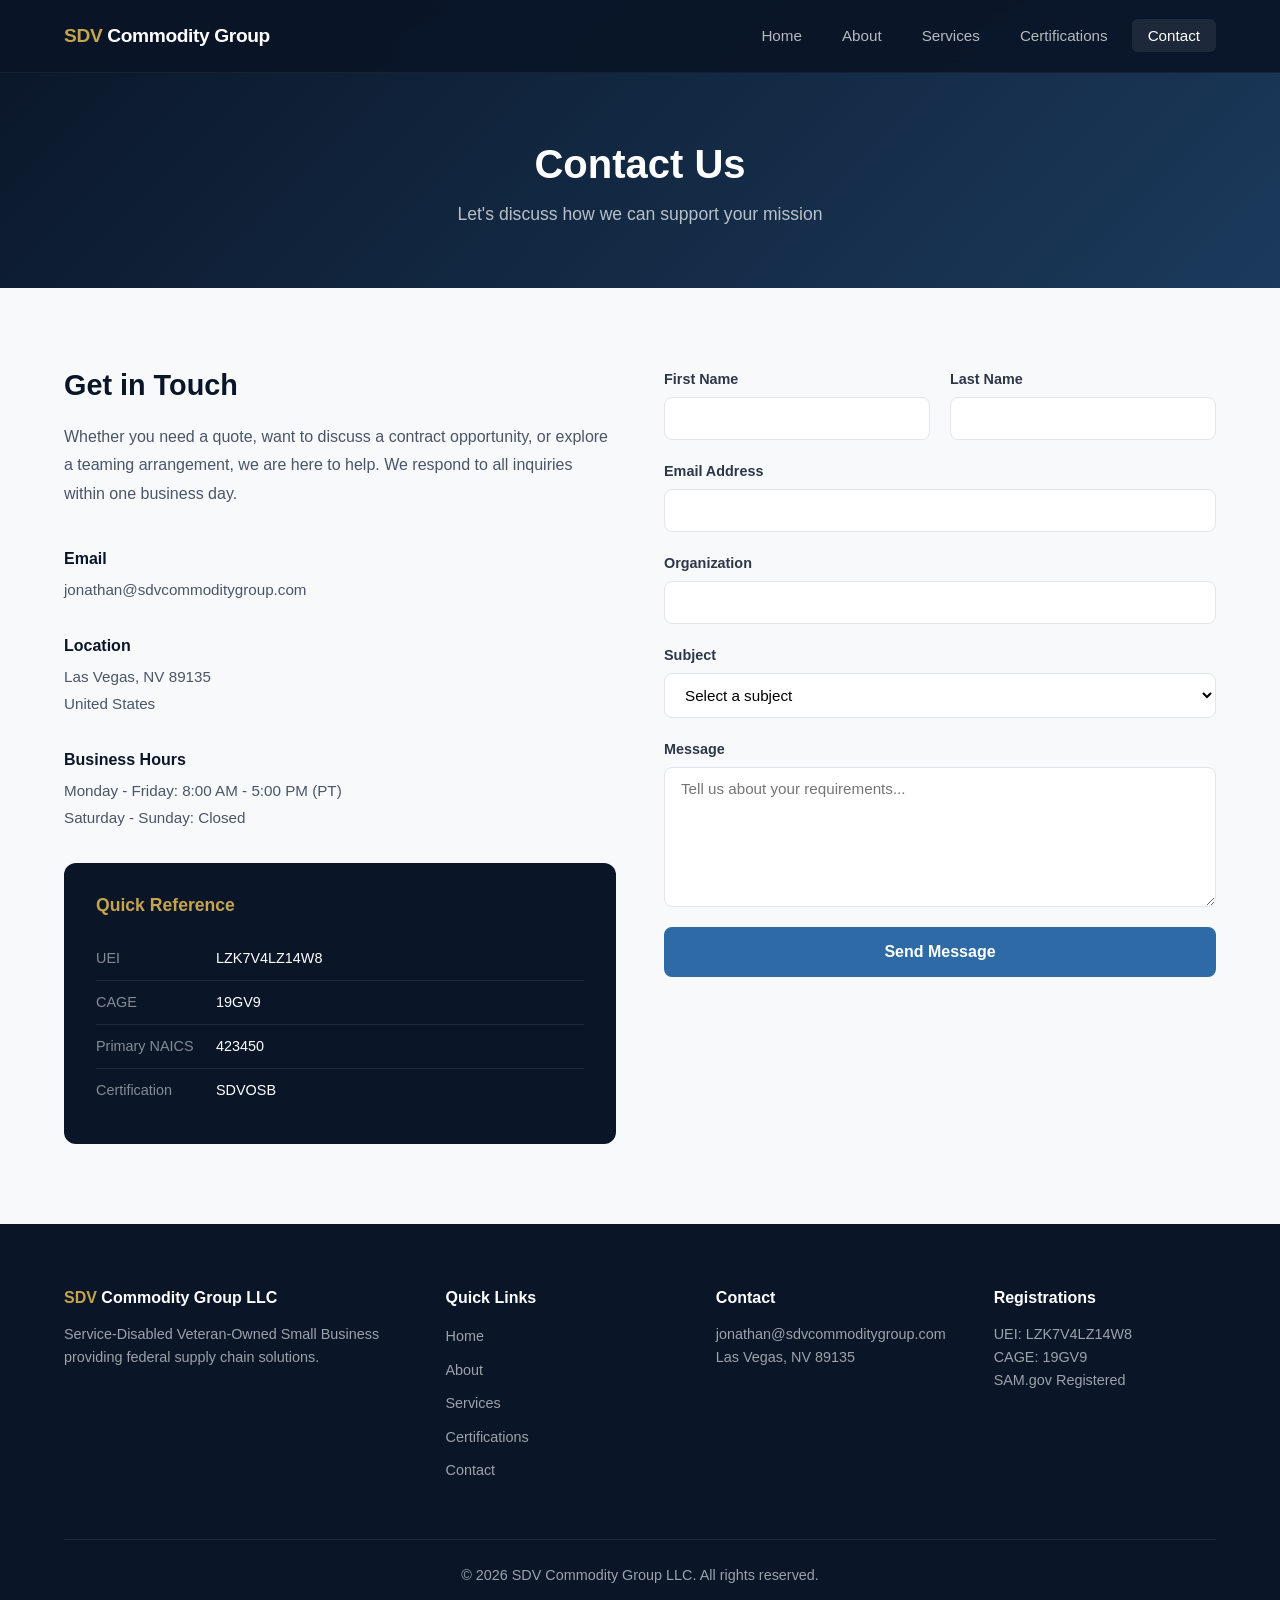
<file: pages/contact.html>
<!DOCTYPE html>
<html lang="en">
<head>
  <meta charset="UTF-8">
  <meta name="viewport" content="width=device-width, initial-scale=1.0">
  <meta name="description" content="Contact SDV Commodity Group LLC for federal supply chain inquiries, quotes, teaming arrangements, and partnership opportunities. Las Vegas, NV. We respond within one business day.">
  <title>Contact | SDV Commodity Group LLC</title>

  <link rel="canonical" href="https://sdvcommoditygroup.com/pages/contact.html">
  <link rel="icon" type="image/svg+xml" href="/favicon.svg">
  <link rel="icon" type="image/x-icon" href="/favicon.ico">
  <link rel="apple-touch-icon" sizes="180x180" href="/apple-touch-icon.png">
  <link rel="manifest" href="/site.webmanifest">
  <meta name="theme-color" content="#0A1628">
  <!-- Google Analytics (GA4) -->
  <script async src="https://www.googletagmanager.com/gtag/js?id=G-BSGZ7960X8"></script>
  <script>
    window.dataLayer = window.dataLayer || [];
    function gtag(){dataLayer.push(arguments);}
    gtag('js', new Date());
    gtag('config', 'G-BSGZ7960X8');
  </script>

  <meta property="og:title" content="Contact | SDV Commodity Group LLC">
  <meta property="og:description" content="Get in touch for federal supply chain inquiries, quotes, and partnership opportunities. We respond within one business day.">
  <meta property="og:url" content="https://sdvcommoditygroup.com/pages/contact.html">
  <meta property="og:type" content="website">
  <meta property="og:site_name" content="SDV Commodity Group LLC">
  <meta property="og:locale" content="en_US">
  <meta property="og:image" content="https://sdvcommoditygroup.com/og-image.png">
  <meta property="og:image:width" content="1200">
  <meta property="og:image:height" content="630">

  <meta name="twitter:card" content="summary_large_image">
  <meta name="twitter:title" content="Contact | SDV Commodity Group LLC">
  <meta name="twitter:description" content="Get in touch for federal supply chain inquiries, quotes, and partnership opportunities. We respond within one business day.">
  <meta name="twitter:image" content="https://sdvcommoditygroup.com/og-image.png">

  <script type="application/ld+json">
  {
    "@context": "https://schema.org",
    "@type": "ContactPage",
    "name": "Contact SDV Commodity Group LLC",
    "url": "https://sdvcommoditygroup.com/pages/contact.html",
    "mainEntity": {
      "@type": "Organization",
      "name": "SDV Commodity Group LLC",
      "email": "jonathan@sdvcommoditygroup.com",
      "address": {
        "@type": "PostalAddress",
        "addressLocality": "Las Vegas",
        "addressRegion": "NV",
        "postalCode": "89135",
        "addressCountry": "US"
      }
    }
  }
  </script>

  <link rel="stylesheet" href="../style.css">
</head>
<body>
  <a href="#main" class="skip-link">Skip to main content</a>
  <nav class="nav" id="nav" aria-label="Main navigation">
    <div class="nav-container">
      <a href="../index.html" class="nav-logo"><span class="logo-sdv">SDV</span> Commodity Group</a>
      <button class="nav-toggle" id="navToggle" aria-label="Toggle menu"><span></span><span></span><span></span></button>
      <ul class="nav-links" id="navLinks">
        <li><a href="../index.html">Home</a></li>
        <li><a href="about.html">About</a></li>
        <li><a href="services.html">Services</a></li>
        <li><a href="certifications.html">Certifications</a></li>
        <li><a href="contact.html" class="active">Contact</a></li>
      </ul>
    </div>
  </nav>

  <main id="main">
  <section class="page-header">
    <div class="container">
      <h1>Contact Us</h1>
      <p>Let's discuss how we can support your mission</p>
    </div>
  </section>

  <section class="content-section">
    <div class="container">
      <div class="contact-grid">
        <div>
          <h2>Get in Touch</h2>
          <p style="margin-bottom: 40px;">Whether you need a quote, want to discuss a contract opportunity, or explore a teaming arrangement, we are here to help. We respond to all inquiries within one business day.</p>

          <div class="contact-info-item">
            <h4>Email</h4>
            <p>jonathan@sdvcommoditygroup.com</p>
          </div>

          <div class="contact-info-item">
            <h4>Location</h4>
            <p>Las Vegas, NV 89135<br>United States</p>
          </div>

          <div class="contact-info-item">
            <h4>Business Hours</h4>
            <p>Monday - Friday: 8:00 AM - 5:00 PM (PT)<br>Saturday - Sunday: Closed</p>
          </div>

          <div class="info-card" style="margin-top: 24px;">
            <h4>Quick Reference</h4>
            <table class="info-table">
              <tr><td>UEI</td><td>LZK7V4LZ14W8</td></tr>
              <tr><td>CAGE</td><td>19GV9</td></tr>
              <tr><td>Primary NAICS</td><td>423450</td></tr>
              <tr><td>Certification</td><td>SDVOSB</td></tr>
            </table>
          </div>
        </div>

        <div>
          <form class="contact-form" id="contactForm">
            <!-- Honeypot for spam prevention -->
            <input type="text" name="_honey" style="display:none" tabindex="-1" autocomplete="off">

            <div class="form-row">
              <div class="form-group">
                <label for="firstName">First Name</label>
                <input type="text" id="firstName" name="First Name" required>
              </div>
              <div class="form-group">
                <label for="lastName">Last Name</label>
                <input type="text" id="lastName" name="Last Name" required>
              </div>
            </div>

            <div class="form-group">
              <label for="email">Email Address</label>
              <input type="email" id="email" name="Email" required>
            </div>

            <div class="form-group">
              <label for="organization">Organization</label>
              <input type="text" id="organization" name="Organization">
            </div>

            <div class="form-group">
              <label for="subject">Subject</label>
              <select id="subject" name="Subject">
                <option value="">Select a subject</option>
                <option value="Request a Quote">Request a Quote</option>
                <option value="Contract Opportunity">Contract Opportunity</option>
                <option value="Teaming / Partnership">Teaming / Partnership</option>
                <option value="Capability Statement Request">Capability Statement Request</option>
                <option value="General Inquiry">General Inquiry</option>
              </select>
            </div>

            <div class="form-group">
              <label for="message">Message</label>
              <textarea id="message" name="Message" placeholder="Tell us about your requirements..." required></textarea>
            </div>

            <button type="submit" class="btn btn-primary" id="submitBtn" style="width: 100%;">Send Message</button>

            <div id="formStatus" style="display:none; margin-top: 16px; padding: 16px; border-radius: 8px; text-align: center;"></div>
          </form>

          <script>
            document.getElementById('contactForm').addEventListener('submit', function(e) {
              e.preventDefault();

              // Check honeypot
              if (this._honey && this._honey.value) return;

              var btn = document.getElementById('submitBtn');
              var status = document.getElementById('formStatus');
              btn.disabled = true;
              btn.textContent = 'Sending...';
              status.style.display = 'none';

              var formData = new FormData(this);
              var params = new URLSearchParams(formData).toString();

              fetch('https://script.google.com/macros/s/AKfycbwoO9JiwNNMq_ompFB1qT2JnE4SL0y382ujqDkBAqEcdeXediVHYCiBzZo5a8hjHHoCxw/exec', {
                method: 'POST',
                headers: { 'Content-Type': 'application/x-www-form-urlencoded' },
                body: params
              })
              .then(function(res) { return res.json(); })
              .then(function(data) {
                if (data.result === 'success') {
                  document.getElementById('contactForm').parentElement.innerHTML = '<div style="padding: 60px 20px; text-align: center;"><div style="font-size: 48px; margin-bottom: 16px;">&#10003;</div><h3 style="margin-bottom: 12px;">Message Sent Successfully</h3><p style="color: #94a3b8; margin-bottom: 24px;">Thank you for reaching out. We respond to all inquiries within one business day.</p><a href="contact.html" class="btn btn-primary">Send Another Message</a></div>';
                } else {
                  status.style.display = 'block';
                  status.style.background = 'rgba(220, 53, 69, 0.1)';
                  status.style.border = '1px solid rgba(220, 53, 69, 0.3)';
                  status.style.color = '#dc3545';
                  status.textContent = 'Something went wrong. Please email us directly at jonathan@sdvcommoditygroup.com';
                  btn.disabled = false;
                  btn.textContent = 'Send Message';
                }
              })
              .catch(function() {
                status.style.display = 'block';
                status.style.background = 'rgba(220, 53, 69, 0.1)';
                status.style.border = '1px solid rgba(220, 53, 69, 0.3)';
                status.style.color = '#dc3545';
                status.textContent = 'Something went wrong. Please email us directly at jonathan@sdvcommoditygroup.com';
                btn.disabled = false;
                btn.textContent = 'Send Message';
              });
            });
          </script>
        </div>
      </div>
    </div>
  </section>

  </main>
  <footer class="footer">
    <div class="container">
      <div class="footer-grid">
        <div class="footer-col">
          <h4><span class="logo-sdv">SDV</span> Commodity Group LLC</h4>
          <p>Service-Disabled Veteran-Owned Small Business providing federal supply chain solutions.</p>
        </div>
        <div class="footer-col">
          <h4>Quick Links</h4>
          <ul>
            <li><a href="../index.html">Home</a></li>
            <li><a href="about.html">About</a></li>
            <li><a href="services.html">Services</a></li>
            <li><a href="certifications.html">Certifications</a></li>
            <li><a href="contact.html">Contact</a></li>
          </ul>
        </div>
        <div class="footer-col">
          <h4>Contact</h4>
          <p>jonathan@sdvcommoditygroup.com</p>
          <p>Las Vegas, NV 89135</p>
        </div>
        <div class="footer-col">
          <h4>Registrations</h4>
          <p>UEI: LZK7V4LZ14W8</p>
          <p>CAGE: 19GV9</p>
          <p>SAM.gov Registered</p>
        </div>
      </div>
      <div class="footer-bottom">
        <p>&copy; 2026 SDV Commodity Group LLC. All rights reserved.</p>
      </div>
    </div>
  </footer>
  <script src="../main.js"></script>
</body>
</html>
</file>
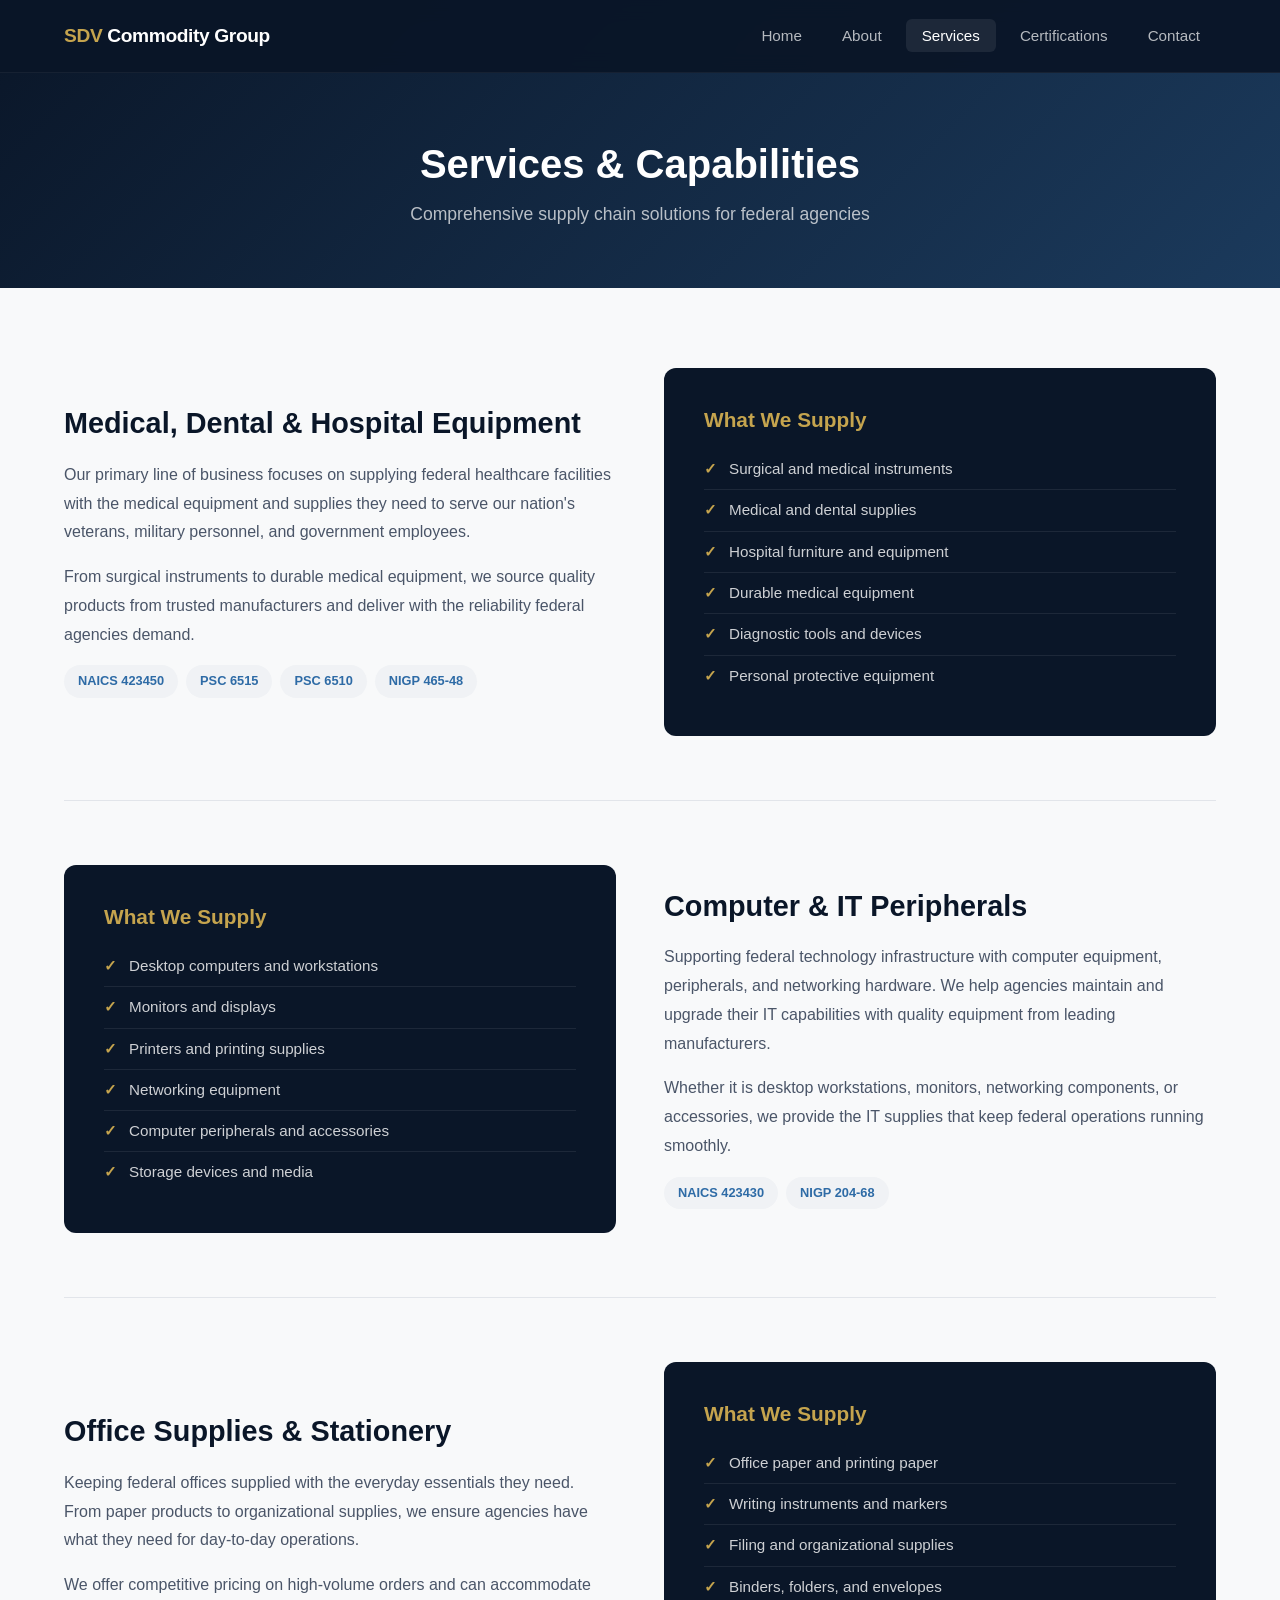
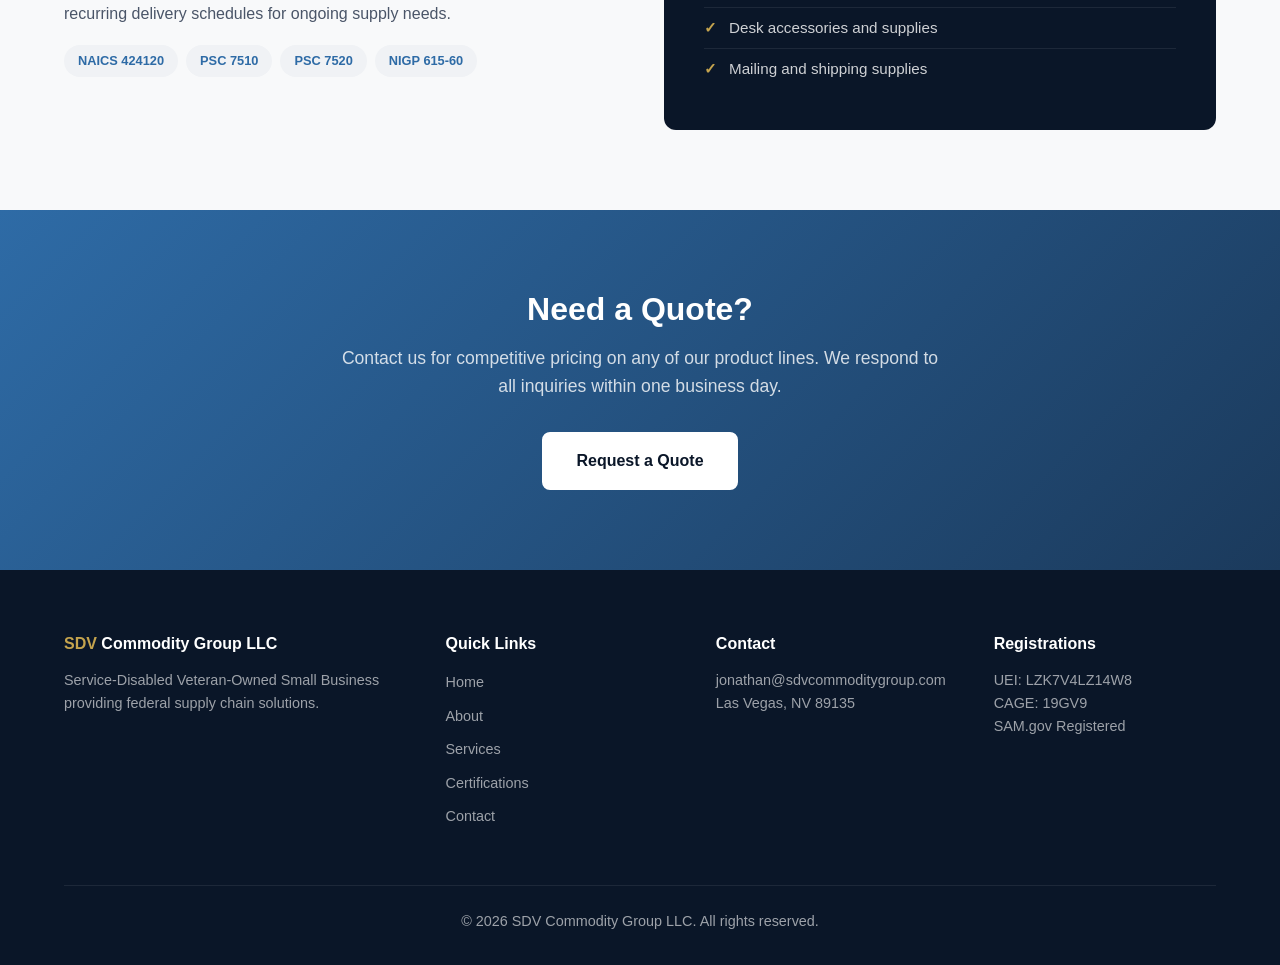
<file: pages/services.html>
<!DOCTYPE html>
<html lang="en">
<head>
  <meta charset="UTF-8">
  <meta name="viewport" content="width=device-width, initial-scale=1.0">
  <meta name="description" content="SDV Commodity Group LLC services and capabilities - Medical equipment (NAICS 423450), IT peripherals (NAICS 423430), and office supplies (NAICS 424120) for federal agencies.">
  <title>Services & Capabilities | SDV Commodity Group LLC</title>

  <link rel="canonical" href="https://sdvcommoditygroup.com/pages/services.html">
  <link rel="icon" type="image/svg+xml" href="/favicon.svg">
  <link rel="icon" type="image/x-icon" href="/favicon.ico">
  <link rel="apple-touch-icon" sizes="180x180" href="/apple-touch-icon.png">
  <link rel="manifest" href="/site.webmanifest">
  <meta name="theme-color" content="#0A1628">
  <!-- Google Analytics (GA4) -->
  <script async src="https://www.googletagmanager.com/gtag/js?id=G-BSGZ7960X8"></script>
  <script>
    window.dataLayer = window.dataLayer || [];
    function gtag(){dataLayer.push(arguments);}
    gtag('js', new Date());
    gtag('config', 'G-BSGZ7960X8');
  </script>

  <meta property="og:title" content="Services & Capabilities | SDV Commodity Group LLC">
  <meta property="og:description" content="Federal supply chain services: medical equipment, IT peripherals, and office supplies. NAICS 423450, 423430, 424120.">
  <meta property="og:url" content="https://sdvcommoditygroup.com/pages/services.html">
  <meta property="og:type" content="website">
  <meta property="og:site_name" content="SDV Commodity Group LLC">
  <meta property="og:locale" content="en_US">
  <meta property="og:image" content="https://sdvcommoditygroup.com/og-image.png">
  <meta property="og:image:width" content="1200">
  <meta property="og:image:height" content="630">

  <meta name="twitter:card" content="summary_large_image">
  <meta name="twitter:title" content="Services & Capabilities | SDV Commodity Group LLC">
  <meta name="twitter:description" content="Federal supply chain services: medical equipment, IT peripherals, and office supplies. NAICS 423450, 423430, 424120.">
  <meta name="twitter:image" content="https://sdvcommoditygroup.com/og-image.png">

  <script type="application/ld+json">
  {
    "@context": "https://schema.org",
    "@type": "WebPage",
    "name": "Services & Capabilities",
    "url": "https://sdvcommoditygroup.com/pages/services.html",
    "description": "Federal supply chain services including medical equipment, IT peripherals, and office supplies.",
    "provider": {
      "@type": "Organization",
      "name": "SDV Commodity Group LLC",
      "url": "https://sdvcommoditygroup.com"
    }
  }
  </script>

  <link rel="stylesheet" href="../style.css">
</head>
<body>
  <a href="#main" class="skip-link">Skip to main content</a>
  <nav class="nav" id="nav" aria-label="Main navigation">
    <div class="nav-container">
      <a href="../index.html" class="nav-logo"><span class="logo-sdv">SDV</span> Commodity Group</a>
      <button class="nav-toggle" id="navToggle" aria-label="Toggle menu"><span></span><span></span><span></span></button>
      <ul class="nav-links" id="navLinks">
        <li><a href="../index.html">Home</a></li>
        <li><a href="about.html">About</a></li>
        <li><a href="services.html" class="active">Services</a></li>
        <li><a href="certifications.html">Certifications</a></li>
        <li><a href="contact.html">Contact</a></li>
      </ul>
    </div>
  </nav>

  <main id="main">
  <section class="page-header">
    <div class="container">
      <h1>Services & Capabilities</h1>
      <p>Comprehensive supply chain solutions for federal agencies</p>
    </div>
  </section>

  <section class="content-section">
    <div class="container">
      <div class="service-detail">
        <div>
          <h2>Medical, Dental & Hospital Equipment</h2>
          <p>Our primary line of business focuses on supplying federal healthcare facilities with the medical equipment and supplies they need to serve our nation's veterans, military personnel, and government employees.</p>
          <p>From surgical instruments to durable medical equipment, we source quality products from trusted manufacturers and deliver with the reliability federal agencies demand.</p>
          <div class="service-meta">
            <span class="meta-tag">NAICS 423450</span>
            <span class="meta-tag">PSC 6515</span>
            <span class="meta-tag">PSC 6510</span>
            <span class="meta-tag">NIGP 465-48</span>
          </div>
        </div>
        <div class="service-info-box">
          <h3>What We Supply</h3>
          <ul>
            <li>Surgical and medical instruments</li>
            <li>Medical and dental supplies</li>
            <li>Hospital furniture and equipment</li>
            <li>Durable medical equipment</li>
            <li>Diagnostic tools and devices</li>
            <li>Personal protective equipment</li>
          </ul>
        </div>
      </div>

      <div class="service-detail">
        <div>
          <h2>Computer & IT Peripherals</h2>
          <p>Supporting federal technology infrastructure with computer equipment, peripherals, and networking hardware. We help agencies maintain and upgrade their IT capabilities with quality equipment from leading manufacturers.</p>
          <p>Whether it is desktop workstations, monitors, networking components, or accessories, we provide the IT supplies that keep federal operations running smoothly.</p>
          <div class="service-meta">
            <span class="meta-tag">NAICS 423430</span>
            <span class="meta-tag">NIGP 204-68</span>
          </div>
        </div>
        <div class="service-info-box">
          <h3>What We Supply</h3>
          <ul>
            <li>Desktop computers and workstations</li>
            <li>Monitors and displays</li>
            <li>Printers and printing supplies</li>
            <li>Networking equipment</li>
            <li>Computer peripherals and accessories</li>
            <li>Storage devices and media</li>
          </ul>
        </div>
      </div>

      <div class="service-detail">
        <div>
          <h2>Office Supplies & Stationery</h2>
          <p>Keeping federal offices supplied with the everyday essentials they need. From paper products to organizational supplies, we ensure agencies have what they need for day-to-day operations.</p>
          <p>We offer competitive pricing on high-volume orders and can accommodate recurring delivery schedules for ongoing supply needs.</p>
          <div class="service-meta">
            <span class="meta-tag">NAICS 424120</span>
            <span class="meta-tag">PSC 7510</span>
            <span class="meta-tag">PSC 7520</span>
            <span class="meta-tag">NIGP 615-60</span>
          </div>
        </div>
        <div class="service-info-box">
          <h3>What We Supply</h3>
          <ul>
            <li>Office paper and printing paper</li>
            <li>Writing instruments and markers</li>
            <li>Filing and organizational supplies</li>
            <li>Binders, folders, and envelopes</li>
            <li>Desk accessories and supplies</li>
            <li>Mailing and shipping supplies</li>
          </ul>
        </div>
      </div>
    </div>
  </section>

  <section class="cta-section">
    <div class="container">
      <h2>Need a Quote?</h2>
      <p>Contact us for competitive pricing on any of our product lines. We respond to all inquiries within one business day.</p>
      <a href="contact.html" class="btn btn-white">Request a Quote</a>
    </div>
  </section>

  </main>
  <footer class="footer">
    <div class="container">
      <div class="footer-grid">
        <div class="footer-col">
          <h4><span class="logo-sdv">SDV</span> Commodity Group LLC</h4>
          <p>Service-Disabled Veteran-Owned Small Business providing federal supply chain solutions.</p>
        </div>
        <div class="footer-col">
          <h4>Quick Links</h4>
          <ul>
            <li><a href="../index.html">Home</a></li>
            <li><a href="about.html">About</a></li>
            <li><a href="services.html">Services</a></li>
            <li><a href="certifications.html">Certifications</a></li>
            <li><a href="contact.html">Contact</a></li>
          </ul>
        </div>
        <div class="footer-col">
          <h4>Contact</h4>
          <p>jonathan@sdvcommoditygroup.com</p>
          <p>Las Vegas, NV 89135</p>
        </div>
        <div class="footer-col">
          <h4>Registrations</h4>
          <p>UEI: LZK7V4LZ14W8</p>
          <p>CAGE: 19GV9</p>
          <p>SAM.gov Registered</p>
        </div>
      </div>
      <div class="footer-bottom">
        <p>&copy; 2026 SDV Commodity Group LLC. All rights reserved.</p>
      </div>
    </div>
  </footer>
  <script src="../main.js"></script>
</body>
</html>
</file>
<file: style.css>
/* === Reset & Base === */
*, *::before, *::after { margin: 0; padding: 0; box-sizing: border-box; }

:root {
  --navy: #0A1628;
  --navy-light: #142240;
  --navy-mid: #1B3A5C;
  --blue: #2E6BA6;
  --blue-light: #4A90D9;
  --accent: #C5A44E;
  --accent-light: #D4B96A;
  --white: #FFFFFF;
  --gray-50: #F8F9FA;
  --gray-100: #F0F2F5;
  --gray-200: #E2E5EA;
  --gray-400: #8E95A2;
  --gray-600: #4A5568;
  --gray-800: #2D3748;
  --text: #1A202C;
  --text-light: #718096;
  --shadow: 0 4px 24px rgba(10, 22, 40, 0.08);
  --shadow-lg: 0 8px 40px rgba(10, 22, 40, 0.12);
  --radius: 8px;
  --transition: 0.3s ease;
}

html { scroll-behavior: smooth; }

body {
  font-family: -apple-system, BlinkMacSystemFont, 'Segoe UI', Roboto, 'Helvetica Neue', Arial, sans-serif;
  color: var(--text);
  line-height: 1.6;
  background: var(--white);
}

.container { max-width: 1200px; margin: 0 auto; padding: 0 24px; }

h1, h2, h3, h4 { line-height: 1.2; font-weight: 700; }
h2.section-title { font-size: 2rem; margin-bottom: 12px; color: var(--navy); }
.section-subtitle { color: var(--text-light); font-size: 1.1rem; margin-bottom: 48px; }

a { text-decoration: none; color: inherit; }

/* === Accessibility === */
:focus-visible {
  outline: 2px solid var(--blue-light);
  outline-offset: 2px;
}

.skip-link {
  position: absolute;
  top: -100%;
  left: 16px;
  background: var(--blue);
  color: var(--white);
  padding: 12px 24px;
  border-radius: 0 0 var(--radius) var(--radius);
  z-index: 2000;
  font-weight: 600;
  transition: top 0.2s;
}
.skip-link:focus {
  top: 0;
}

/* === Buttons === */
.btn {
  display: inline-block;
  padding: 14px 32px;
  border-radius: var(--radius);
  font-weight: 600;
  font-size: 1rem;
  transition: all var(--transition);
  cursor: pointer;
  border: 2px solid transparent;
}
.btn-primary {
  background: var(--blue);
  color: var(--white);
  border-color: var(--blue);
}
.btn-primary:hover { background: var(--navy-mid); border-color: var(--navy-mid); }
.btn-outline {
  background: transparent;
  color: var(--white);
  border-color: rgba(255,255,255,0.5);
}
.btn-outline:hover { background: rgba(255,255,255,0.1); border-color: var(--white); }
.btn-white {
  background: var(--white);
  color: var(--navy);
  border-color: var(--white);
}
.btn-white:hover { background: var(--gray-100); }

/* === Navigation === */
.nav {
  position: fixed;
  top: 0;
  width: 100%;
  z-index: 1000;
  background: rgba(10, 22, 40, 0.95);
  backdrop-filter: blur(10px);
  border-bottom: 1px solid rgba(255,255,255,0.05);
}
.nav-container {
  max-width: 1200px;
  margin: 0 auto;
  padding: 0 24px;
  display: flex;
  align-items: center;
  justify-content: space-between;
  height: 72px;
}
.nav-logo {
  font-size: 1.2rem;
  font-weight: 700;
  color: var(--white);
  letter-spacing: -0.02em;
}
.logo-sdv { color: var(--accent); }
.nav-links {
  list-style: none;
  display: flex;
  gap: 8px;
}
.nav-links a {
  color: rgba(255,255,255,0.7);
  padding: 8px 16px;
  border-radius: 6px;
  font-size: 0.95rem;
  font-weight: 500;
  transition: all var(--transition);
}
.nav-links a:hover, .nav-links a.active {
  color: var(--white);
  background: rgba(255,255,255,0.08);
}
.nav-toggle {
  display: none;
  flex-direction: column;
  gap: 5px;
  background: none;
  border: none;
  cursor: pointer;
  padding: 8px;
}
.nav-toggle span {
  display: block;
  width: 24px;
  height: 2px;
  background: var(--white);
  transition: all var(--transition);
}

/* === Hero === */
.hero {
  background: linear-gradient(135deg, var(--navy) 0%, var(--navy-light) 50%, var(--navy-mid) 100%);
  padding: 140px 0 100px;
  position: relative;
  overflow: hidden;
}
.hero::before {
  content: '';
  position: absolute;
  top: 0; right: 0;
  width: 50%;
  height: 100%;
  background: radial-gradient(ellipse at 70% 50%, rgba(46,107,166,0.15) 0%, transparent 70%);
}
.hero-content {
  max-width: 1200px;
  margin: 0 auto;
  padding: 0 24px;
  display: grid;
  grid-template-columns: 1fr auto;
  gap: 60px;
  align-items: center;
  position: relative;
}
.hero-badge {
  display: inline-block;
  background: rgba(197, 164, 78, 0.15);
  color: var(--accent);
  padding: 6px 16px;
  border-radius: 20px;
  font-size: 0.85rem;
  font-weight: 600;
  letter-spacing: 0.03em;
  margin-bottom: 20px;
  border: 1px solid rgba(197, 164, 78, 0.25);
}
.hero h1 {
  font-size: 3.2rem;
  color: var(--white);
  margin-bottom: 20px;
  letter-spacing: -0.02em;
}
.text-accent { color: var(--accent); }
.hero-subtitle {
  font-size: 1.2rem;
  color: rgba(255,255,255,0.65);
  max-width: 560px;
  margin-bottom: 36px;
  line-height: 1.7;
}
.hero-cta { display: flex; gap: 16px; }
.hero-badges {
  display: grid;
  grid-template-columns: 1fr 1fr;
  gap: 16px;
}
.cert-badge {
  background: rgba(255,255,255,0.06);
  border: 1px solid rgba(255,255,255,0.1);
  border-radius: 12px;
  padding: 24px 20px;
  text-align: center;
  transition: all var(--transition);
  min-width: 130px;
}
.cert-badge:hover {
  background: rgba(255,255,255,0.1);
  border-color: rgba(197, 164, 78, 0.3);
}
.cert-icon {
  font-size: 1.8rem;
  color: var(--accent);
  margin-bottom: 8px;
}
.cert-label {
  color: var(--white);
  font-weight: 700;
  font-size: 1.1rem;
}
.cert-sub {
  color: rgba(255,255,255,0.5);
  font-size: 0.8rem;
  margin-top: 2px;
}

/* === Stats === */
.stats {
  background: var(--white);
  padding: 64px 0;
  border-bottom: 1px solid var(--gray-200);
}
.stats-grid {
  display: grid;
  grid-template-columns: repeat(4, 1fr);
  gap: 32px;
  text-align: center;
}
.stat-number {
  font-size: 2rem;
  font-weight: 800;
  color: var(--navy);
  letter-spacing: -0.02em;
}
.stat-label {
  font-size: 0.9rem;
  color: var(--blue);
  font-weight: 600;
  margin-top: 4px;
}
.stat-desc {
  font-size: 0.85rem;
  color: var(--text-light);
  margin-top: 4px;
}

/* === Services Preview === */
.services-preview {
  padding: 96px 0;
  background: var(--gray-50);
}
.services-grid {
  display: grid;
  grid-template-columns: repeat(3, 1fr);
  gap: 32px;
  margin-bottom: 48px;
}
.service-card {
  background: var(--white);
  border-radius: 12px;
  padding: 40px 32px;
  box-shadow: var(--shadow);
  transition: all var(--transition);
  border: 1px solid var(--gray-200);
}
.service-card:hover {
  transform: translateY(-4px);
  box-shadow: var(--shadow-lg);
  border-color: var(--blue-light);
}
.service-icon {
  font-size: 2.5rem;
  margin-bottom: 20px;
}
.service-card h3 {
  font-size: 1.2rem;
  color: var(--navy);
  margin-bottom: 12px;
}
.service-card p {
  color: var(--gray-600);
  font-size: 0.95rem;
  line-height: 1.6;
  margin-bottom: 16px;
}
.service-codes {
  font-size: 0.8rem;
  color: var(--blue);
  font-weight: 600;
  padding-top: 16px;
  border-top: 1px solid var(--gray-200);
}
.services-cta { text-align: center; }

/* === Why SDV === */
.why-sdv { padding: 96px 0; background: var(--white); }
.why-grid {
  display: grid;
  grid-template-columns: 1fr 380px;
  gap: 64px;
  align-items: start;
}
.why-item { margin-bottom: 32px; }
.why-item h4 {
  font-size: 1.1rem;
  color: var(--navy);
  margin-bottom: 8px;
}
.why-item p { color: var(--gray-600); font-size: 0.95rem; }
.info-card {
  background: var(--navy);
  border-radius: 12px;
  padding: 32px;
  color: var(--white);
}
.info-card h4 {
  font-size: 1.1rem;
  margin-bottom: 20px;
  color: var(--accent);
}
.info-table { width: 100%; border-collapse: collapse; }
.info-table td {
  padding: 10px 0;
  border-bottom: 1px solid rgba(255,255,255,0.08);
  font-size: 0.9rem;
}
.info-table td:first-child {
  color: rgba(255,255,255,0.5);
  width: 120px;
  font-weight: 500;
}
.info-table tr:last-child td { border-bottom: none; }

/* === CTA Section === */
.cta-section {
  background: linear-gradient(135deg, var(--blue) 0%, var(--navy-mid) 100%);
  padding: 80px 0;
  text-align: center;
  color: var(--white);
}
.cta-section h2 {
  font-size: 2rem;
  margin-bottom: 16px;
  color: var(--white);
}
.cta-section p {
  font-size: 1.1rem;
  opacity: 0.8;
  max-width: 600px;
  margin: 0 auto 32px;
}

/* === Footer === */
.footer {
  background: var(--navy);
  color: rgba(255,255,255,0.6);
  padding: 64px 0 32px;
}
.footer-grid {
  display: grid;
  grid-template-columns: 1.5fr 1fr 1fr 1fr;
  gap: 48px;
  margin-bottom: 48px;
}
.footer h4 {
  color: var(--white);
  font-size: 1rem;
  margin-bottom: 16px;
}
.footer p { font-size: 0.9rem; line-height: 1.6; }
.footer ul { list-style: none; }
.footer ul li { margin-bottom: 8px; }
.footer ul a {
  font-size: 0.9rem;
  transition: color var(--transition);
}
.footer ul a:hover { color: var(--white); }
.footer-bottom {
  border-top: 1px solid rgba(255,255,255,0.08);
  padding-top: 24px;
  text-align: center;
  font-size: 0.85rem;
}

/* === Page Header (for inner pages) === */
.page-header {
  background: linear-gradient(135deg, var(--navy) 0%, var(--navy-mid) 100%);
  padding: 140px 0 60px;
  text-align: center;
  color: var(--white);
}
.page-header h1 { font-size: 2.5rem; margin-bottom: 12px; }
.page-header p { font-size: 1.1rem; opacity: 0.7; }

/* === Content Sections (for inner pages) === */
.content-section { padding: 80px 0; }
.content-section:nth-child(even) { background: var(--gray-50); }
.content-section h2 { font-size: 1.8rem; color: var(--navy); margin-bottom: 20px; }
.content-section p { color: var(--gray-600); font-size: 1rem; line-height: 1.8; margin-bottom: 16px; }

/* === About Page === */
.about-grid {
  display: grid;
  grid-template-columns: 1fr 1fr;
  gap: 64px;
  align-items: center;
}
.values-grid {
  display: grid;
  grid-template-columns: repeat(3, 1fr);
  gap: 32px;
  margin-top: 32px;
}
.value-card {
  text-align: center;
  padding: 32px 20px;
}
.value-card h4 {
  color: var(--navy);
  margin-bottom: 8px;
}
.value-card p {
  color: var(--gray-600);
  font-size: 0.9rem;
}
.value-icon {
  font-size: 2rem;
  margin-bottom: 12px;
}

/* === Services Page === */
.service-detail {
  display: grid;
  grid-template-columns: 1fr 1fr;
  gap: 48px;
  align-items: center;
  margin-bottom: 64px;
  padding-bottom: 64px;
  border-bottom: 1px solid var(--gray-200);
}
.service-detail:last-child { border-bottom: none; margin-bottom: 0; padding-bottom: 0; }
.service-detail:nth-child(even) { direction: rtl; }
.service-detail:nth-child(even) > * { direction: ltr; }
.service-meta {
  display: flex;
  flex-wrap: wrap;
  gap: 8px;
  margin-top: 16px;
}
.meta-tag {
  display: inline-block;
  background: var(--gray-100);
  color: var(--blue);
  padding: 6px 14px;
  border-radius: 20px;
  font-size: 0.8rem;
  font-weight: 600;
}
.service-info-box {
  background: var(--navy);
  border-radius: 12px;
  padding: 40px;
  color: var(--white);
}
.service-info-box h3 {
  color: var(--accent);
  font-size: 1.3rem;
  margin-bottom: 16px;
}
.service-info-box ul {
  list-style: none;
}
.service-info-box li {
  padding: 8px 0;
  border-bottom: 1px solid rgba(255,255,255,0.08);
  font-size: 0.95rem;
  color: rgba(255,255,255,0.8);
}
.service-info-box li:last-child { border-bottom: none; }
.service-info-box li::before {
  content: '\2713';
  color: var(--accent);
  margin-right: 12px;
  font-weight: 700;
}

/* === Certifications Page === */
.cert-grid {
  display: grid;
  grid-template-columns: repeat(2, 1fr);
  gap: 32px;
}
.cert-card-full {
  background: var(--white);
  border-radius: 12px;
  padding: 40px;
  box-shadow: var(--shadow);
  border: 1px solid var(--gray-200);
}
.cert-card-full h3 {
  color: var(--navy);
  font-size: 1.2rem;
  margin-bottom: 8px;
}
.cert-card-full .cert-status {
  display: inline-block;
  background: #DEF5E0;
  color: #1B7A2B;
  padding: 4px 12px;
  border-radius: 12px;
  font-size: 0.8rem;
  font-weight: 600;
  margin-bottom: 16px;
}
.cert-card-full p {
  color: var(--gray-600);
  font-size: 0.95rem;
}

.codes-table {
  width: 100%;
  border-collapse: collapse;
  margin-top: 24px;
}
.codes-table th {
  background: var(--navy);
  color: var(--white);
  padding: 14px 20px;
  text-align: left;
  font-size: 0.9rem;
}
.codes-table th:first-child { border-radius: 8px 0 0 0; }
.codes-table th:last-child { border-radius: 0 8px 0 0; }
.codes-table td {
  padding: 14px 20px;
  border-bottom: 1px solid var(--gray-200);
  font-size: 0.9rem;
  color: var(--gray-600);
}
.codes-table tr:hover { background: var(--gray-50); }

/* === Contact Page === */
.contact-grid {
  display: grid;
  grid-template-columns: 1fr 1fr;
  gap: 48px;
}
.contact-info-item {
  margin-bottom: 32px;
}
.contact-info-item h4 {
  color: var(--navy);
  margin-bottom: 8px;
  font-size: 1rem;
}
.contact-info-item p {
  color: var(--gray-600);
  font-size: 0.95rem;
}
.contact-form { display: flex; flex-direction: column; gap: 20px; }
.form-group { display: flex; flex-direction: column; gap: 6px; }
.form-group label {
  font-size: 0.9rem;
  font-weight: 600;
  color: var(--gray-800);
}
.form-group input,
.form-group textarea,
.form-group select {
  padding: 12px 16px;
  border: 1px solid var(--gray-200);
  border-radius: var(--radius);
  font-size: 0.95rem;
  font-family: inherit;
  transition: border-color var(--transition);
  background: var(--white);
}
.form-group input:focus,
.form-group textarea:focus,
.form-group select:focus {
  outline: none;
  border-color: var(--blue);
}
.form-group textarea { min-height: 140px; resize: vertical; }
.form-row { display: grid; grid-template-columns: 1fr 1fr; gap: 20px; }

/* === Responsive === */
@media (max-width: 1024px) {
  .hero-content { grid-template-columns: 1fr; }
  .hero-badges { grid-template-columns: repeat(4, 1fr); }
  .hero h1 { font-size: 2.5rem; }
  .stats-grid { grid-template-columns: repeat(2, 1fr); }
  .services-grid { grid-template-columns: 1fr; }
  .why-grid { grid-template-columns: 1fr; }
  .footer-grid { grid-template-columns: repeat(2, 1fr); }
  .about-grid { grid-template-columns: 1fr; }
  .service-detail { grid-template-columns: 1fr; }
  .service-detail:nth-child(even) { direction: ltr; }
  .contact-grid { grid-template-columns: 1fr; }
  .cert-grid { grid-template-columns: 1fr; }
}

@media (max-width: 768px) {
  .nav-toggle { display: flex; }
  .nav-links {
    display: none;
    position: absolute;
    top: 72px;
    left: 0;
    width: 100%;
    background: var(--navy);
    flex-direction: column;
    padding: 16px;
    border-top: 1px solid rgba(255,255,255,0.08);
  }
  .nav-links.open { display: flex; }
  .hero { padding: 120px 0 60px; }
  .hero h1 { font-size: 2rem; }
  .hero-badges { grid-template-columns: repeat(2, 1fr); }
  .stats-grid { grid-template-columns: 1fr 1fr; gap: 24px; }
  .values-grid { grid-template-columns: 1fr; }
  .form-row { grid-template-columns: 1fr; }
  .hero-cta { flex-direction: column; }
  .btn { text-align: center; }
  .footer-grid { grid-template-columns: 1fr; gap: 32px; }
  .page-header { padding: 120px 0 40px; }
  .page-header h1 { font-size: 2rem; }
  .content-section { padding: 48px 0; }
  .cta-section { padding: 48px 0; }
  .cta-section h2 { font-size: 1.5rem; }
  .services-preview { padding: 48px 0; }
  .why-sdv { padding: 48px 0; }
  h2.section-title { font-size: 1.6rem; }
  .cert-badge { padding: 16px 12px; min-width: auto; }

  /* Table horizontal scroll on mobile */
  .codes-table { display: block; overflow-x: auto; -webkit-overflow-scrolling: touch; }
}

@media (max-width: 480px) {
  .container { padding: 0 16px; }
  .hero h1 { font-size: 1.7rem; }
  .hero-subtitle { font-size: 1rem; }
  .hero-badges { grid-template-columns: 1fr 1fr; gap: 10px; }
  .stats-grid { grid-template-columns: 1fr; gap: 20px; }
  .stat-number { font-size: 1.6rem; }
  .service-card { padding: 28px 20px; }
  .service-info-box { padding: 28px 20px; }
  .cert-card-full { padding: 28px 20px; }
  .info-card { padding: 24px 20px; }
  .btn { padding: 12px 24px; font-size: 0.95rem; }
}
</file>
